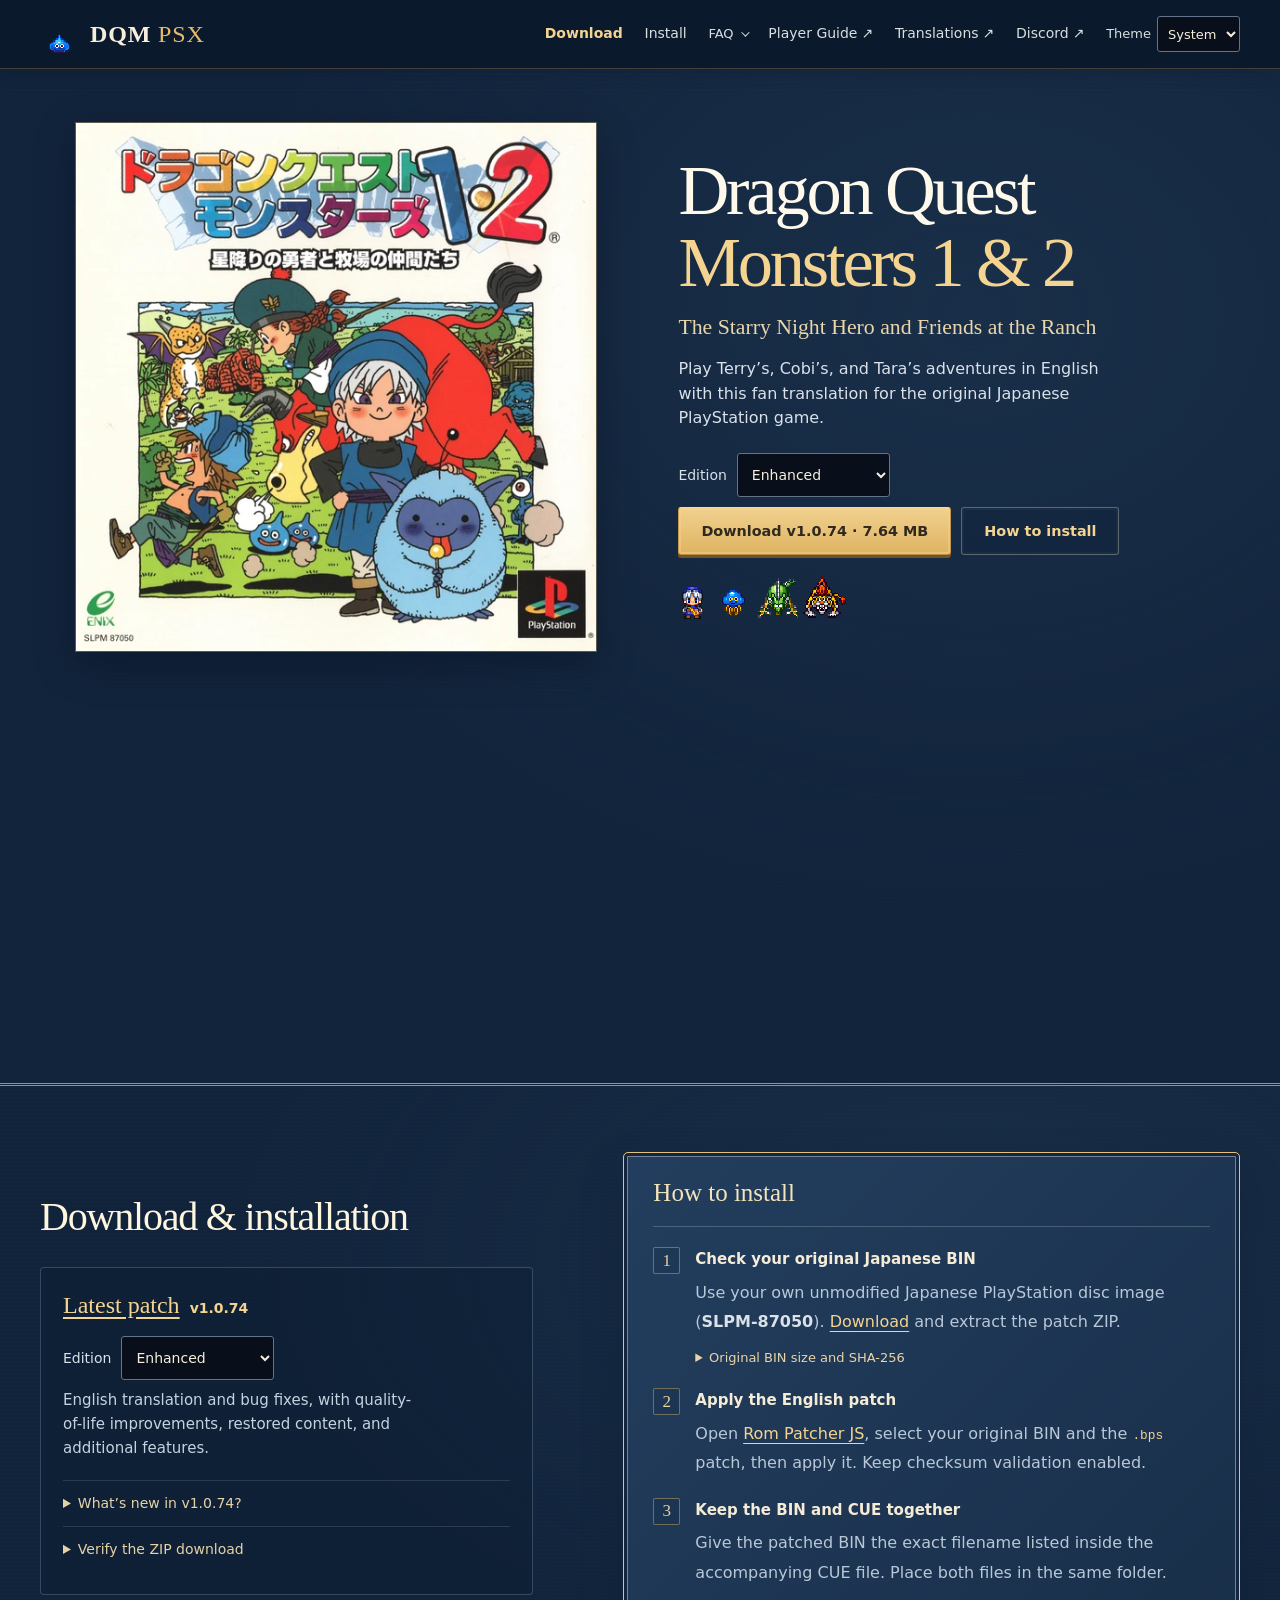
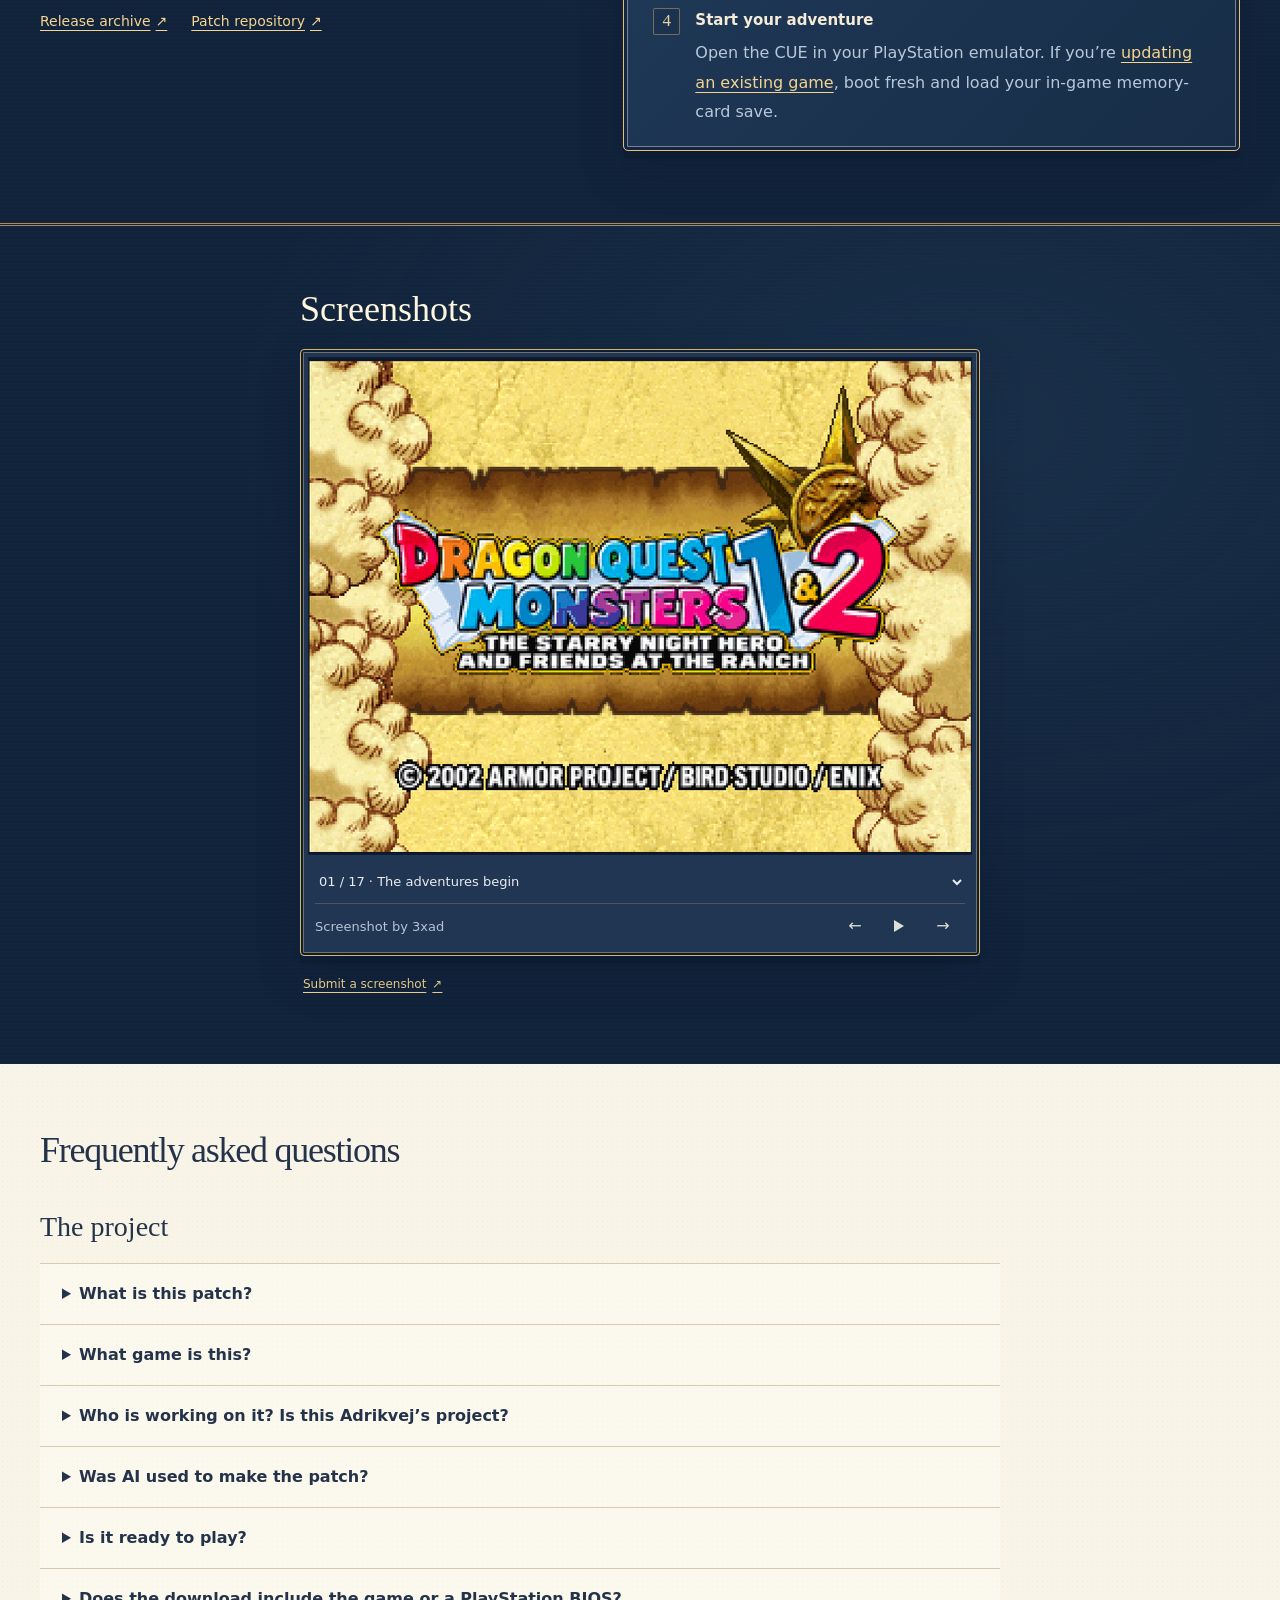
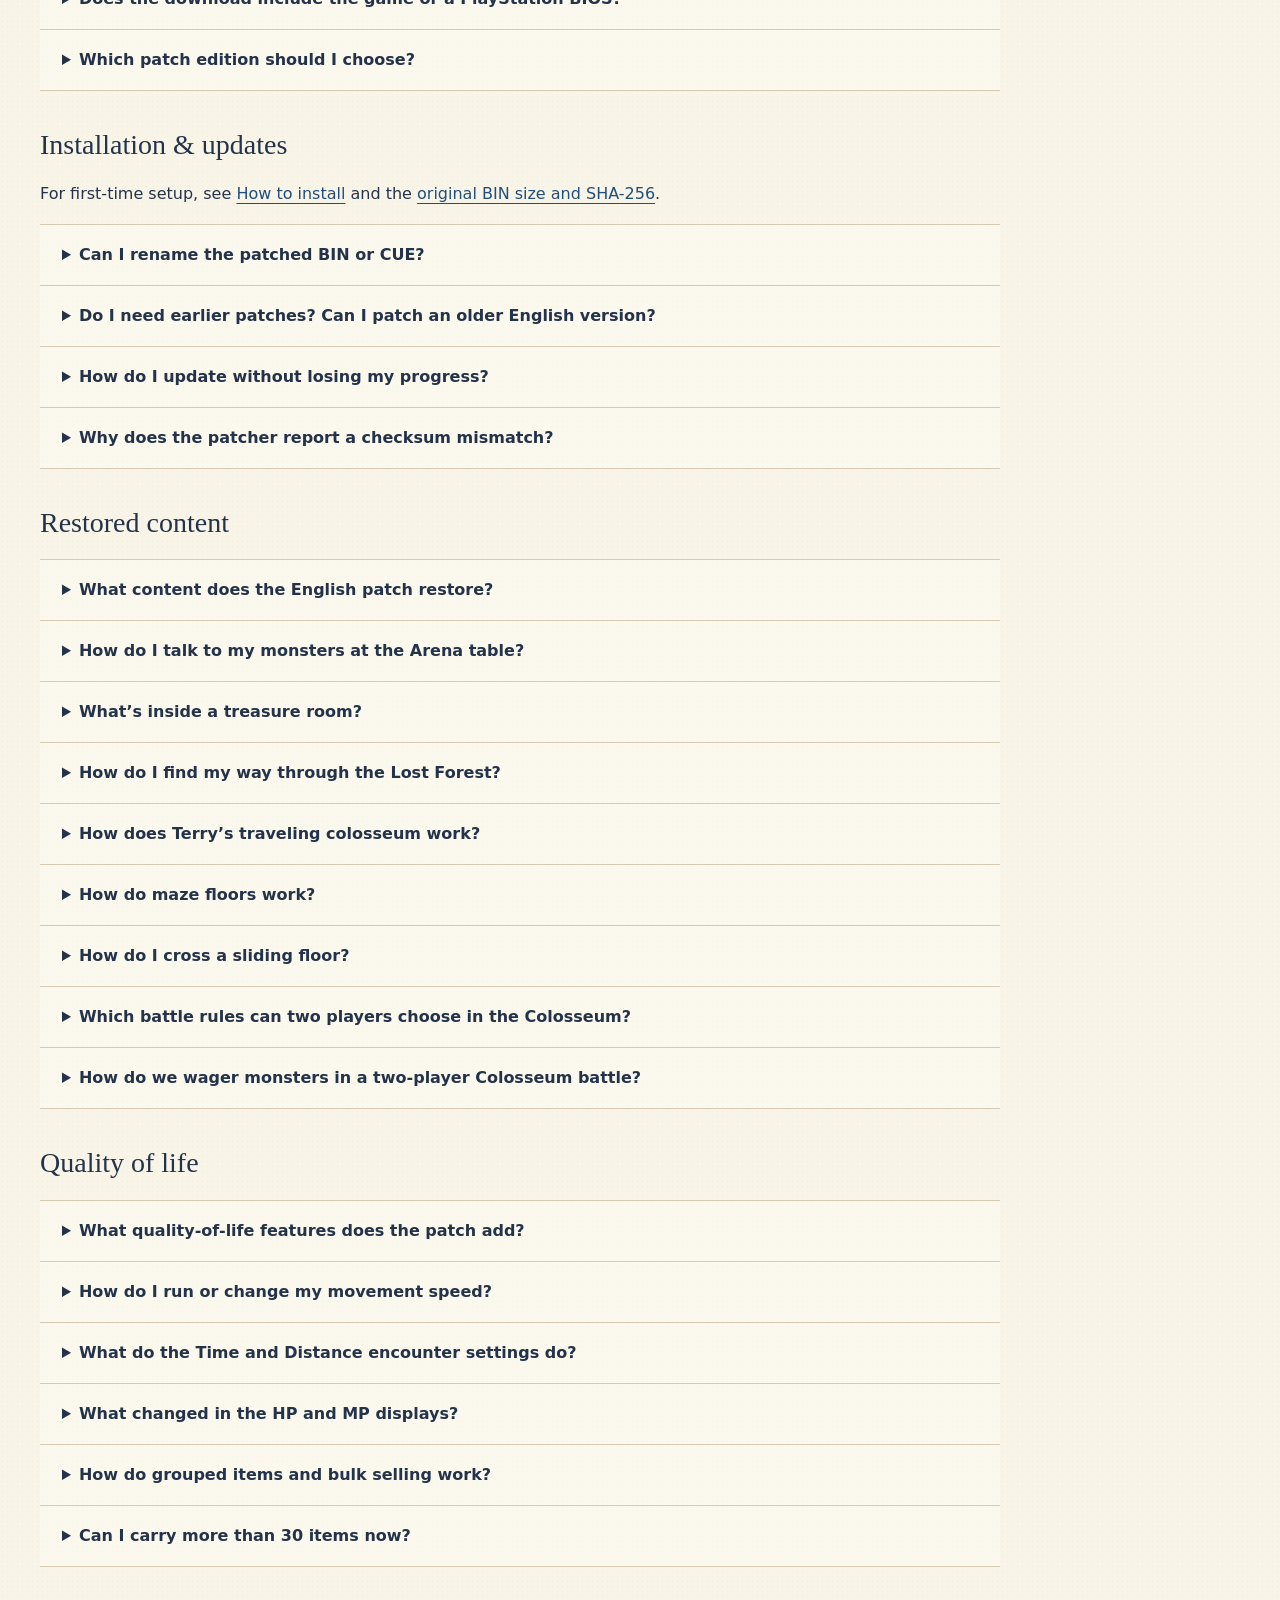
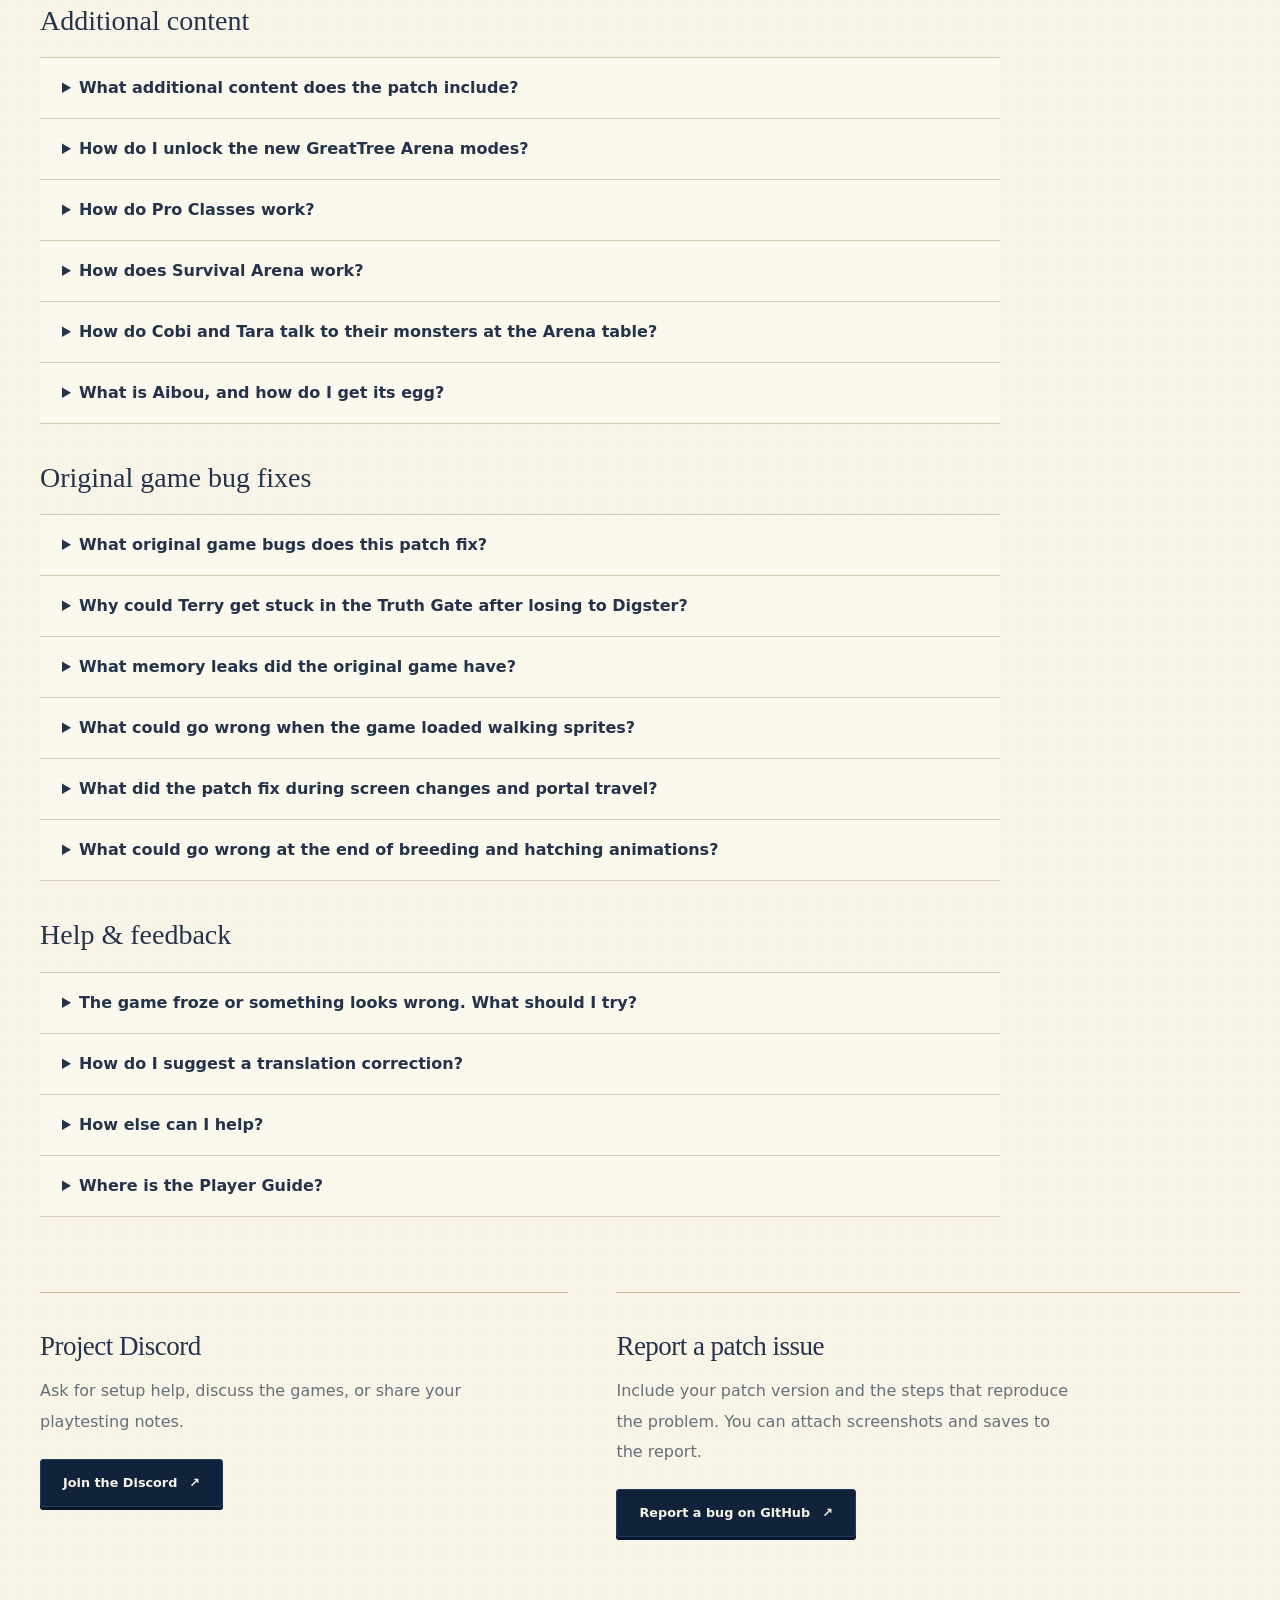
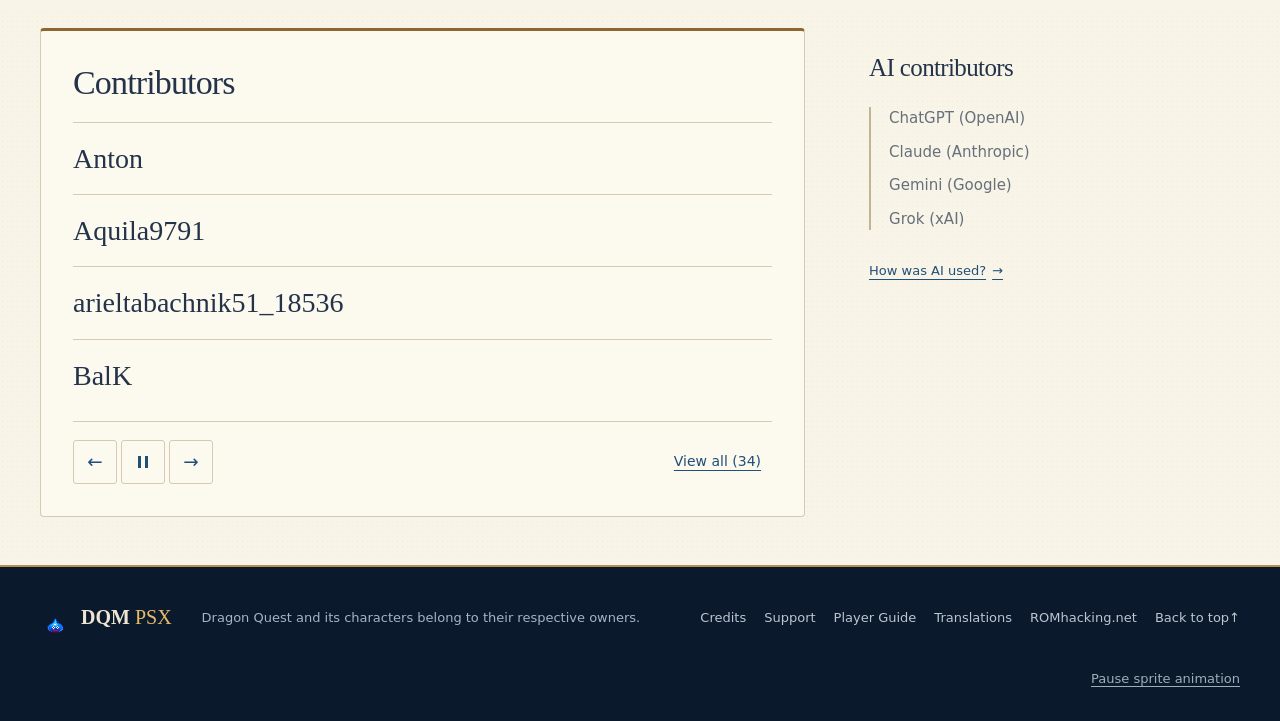
<file: index.html>
<!doctype html>
<html lang="en">
<head>
  <meta charset="utf-8">
  <meta name="viewport" content="width=device-width, initial-scale=1">
  <meta name="theme-color" content="#142844">
  <meta name="description" content="Download the English fan translation of Dragon Quest Monsters 1 &amp; 2 for PlayStation. Get the latest patch, installation instructions, screenshots, and community support.">
  <title>DQM PSX · Dragon Quest Monsters 1 &amp; 2 English Patch</title>
  <link rel="canonical" href="https://dqm-psx.github.io/">
  <meta property="og:type" content="website">
  <meta property="og:title" content="DQM PSX · Dragon Quest Monsters 1 &amp; 2 English Patch">
  <meta property="og:description" content="Play the Japan-only PlayStation adventures in English. Download the fan translation, follow the setup guide, and meet the community.">
  <meta property="og:url" content="https://dqm-psx.github.io/">
  <meta property="og:image" content="https://dqm-psx.github.io/assets/artwork/social-card.jpg">
  <meta property="og:image:alt" content="Japanese PlayStation cover art for Dragon Quest Monsters 1 &amp; 2 alongside the English patch title">
  <meta property="og:image:width" content="1200">
  <meta property="og:image:height" content="630">
  <meta name="twitter:card" content="summary_large_image">
  <link rel="icon" href="assets/artwork/favicon.png" type="image/png">
  <link rel="apple-touch-icon" href="assets/artwork/apple-touch-icon.png">
  <script src="theme.js"></script>
  <link rel="stylesheet" href="theme.css?v=20261107">
  <link rel="stylesheet" href="homepage.css?v=20261107">
  <script src="gallery-data.js?v=20261107" defer></script>
  <script src="homepage.js?v=20261107" defer></script>
</head>
<body>
  <a class="skip-link" href="#main">Skip to content</a>
  <header class="site-header">
    <div class="container header-inner">
      <a class="wordmark" href="#" aria-label="DQM PSX home">
        <img class="pixel" src="assets/slime-walk-still.png" data-animated-src="assets/slime-walk.gif" width="40" height="40" alt="">
        <span>DQM <b>PSX</b></span>
      </a>
      <nav class="main-nav" aria-label="Main navigation">
        <a class="nav-download" href="#patches">Download</a>
        <button type="button" class="nav-toggle" aria-controls="nav-links" aria-expanded="false" hidden>Menu</button>
        <div class="nav-links" id="nav-links">
          <a href="#install">Install</a>
          <details class="nav-dropdown" id="faq-dropdown">
            <summary>FAQ</summary>
            <div class="faq-menu">
              <a href="#faq">All questions</a>
              <a href="#faq-project">The project</a>
              <a href="#faq-installation">Installation &amp; updates</a>
              <!-- feature-faq-nav:begin -->
              <a href="#faq-content">Restored content</a>
              <a href="#faq-quality">Quality of life</a>
              <a href="#faq-additions">Additional content</a>
              <a href="#faq-fixes">Original game bug fixes</a>
              <!-- feature-faq-nav:end -->
              <a href="#faq-help">Help &amp; feedback</a>
            </div>
          </details>
          <a href="https://dqm-psx.github.io/guide/">Player Guide <span aria-hidden="true">↗</span></a>
          <a href="https://dqm-psx.github.io/translations/">Translations <span aria-hidden="true">↗</span></a>
          <a href="https://discord.gg/6V9p6Y2pBt">Discord <span aria-hidden="true">↗</span></a>
          <label class="theme-picker" hidden>Theme
            <select id="theme-select">
              <option value="system">System</option>
              <option value="light">Light</option>
              <option value="dark">Dark</option>
            </select>
          </label>
        </div>
      </nav>
    </div>
  </header>

  <main id="main" tabindex="-1">
    <section class="hero cover-intro night-surface" id="cover-intro" aria-labelledby="hero-title">
      <div class="container cover-sticky">
        <figure class="cover-reveal" role="img" aria-label="Original Japanese PlayStation cover of Dragon Quest Monsters 1 &amp; 2. Scroll to reveal the English fan title.">
          <img class="cover-print" src="assets/artwork/cover-japanese-560.webp" srcset="assets/artwork/cover-japanese-560.webp 560w, assets/artwork/cover-japanese-1120.webp 1120w" sizes="(max-width: 720px) min(85vw, 36svh), (max-width: 1100px) 44vw, 520px" width="1120" height="1137" alt="" fetchpriority="high">
          <img class="cover-english" src="assets/artwork/cover-english-overlay-560.webp" srcset="assets/artwork/cover-english-overlay-560.webp 560w, assets/artwork/cover-english-overlay-1120.webp 1120w" sizes="(max-width: 720px) min(85vw, 36svh), (max-width: 1100px) 44vw, 520px" width="1120" height="336" alt="" decoding="async">
        </figure>
        <div class="hero-copy">
          <h1 id="hero-title">Dragon Quest <span>Monsters <em>1 &amp; 2</em></span></h1>
          <p class="hero-subtitle">The Starry Night Hero and Friends at the Ranch</p>
          <p class="hero-description">Play Terry’s, Cobi’s, and Tara’s adventures in English with this fan translation for the original Japanese PlayStation game.</p>
          <div class="button-row">
            <!-- hero-download:begin -->
            <div class="edition-picker" hidden><label for="hero-edition">Edition</label><select id="hero-edition" data-edition-select data-version="1.0.74"><option value="enhanced" data-href="https://github.com/dqm-psx/patch/releases/download/v1.0.74/DQM1-2-English-v1.0.74-enhanced.zip" data-filename="" data-description="English translation and bug fixes, with quality-of-life improvements, restored content, and additional features." data-bytes="7641981" data-sha256="8ff3ec16f0eb78281c6718aaf96fd0dc59035a40f0cfe0a3a501a46df9ba1017" selected>Enhanced</option><option value="translation-only" data-href="https://github.com/dqm-psx/patch/releases/download/v1.0.74/DQM1-2-English-v1.0.74-translation-only.zip" data-filename="" data-description="English translation and bug fixes. Additional features, quality-of-life improvements, and restored content are exclusive to Enhanced." data-bytes="7543470" data-sha256="92e03a29c4e0e29353615219269a78b9891d06e4ce66aea113cdbb9ba7447415">Translation only</option></select></div>
            <a id="download" class="button button-gold" data-edition-download href="https://github.com/dqm-psx/patch/releases/download/v1.0.74/DQM1-2-English-v1.0.74-enhanced.zip">Download v1.0.74 · 7.64 MB</a>
            <a class="edition-fallback" data-edition-fallback href="https://github.com/dqm-psx/patch/releases/download/v1.0.74/DQM1-2-English-v1.0.74-translation-only.zip">Translation only · 7.54 MB</a>
            <!-- hero-download:end -->
            <a class="button button-outline" href="#install">How to install</a>
          </div>
          <div class="hero-party">
            <div class="party-sprites" aria-hidden="true">
              <img class="pixel animated-sprite party-terry" src="assets/terry-still.png" data-animated-src="assets/terry.gif" width="28" height="44" alt="">
              <img class="pixel animated-sprite" src="assets/healslime-walk-still.png" data-animated-src="assets/healslime-walk.gif" width="44" height="44" alt="">
              <img class="pixel animated-sprite" src="assets/dragon-walk-still.png" data-animated-src="assets/dragon-walk.gif" width="44" height="44" alt="">
              <img class="pixel animated-sprite" src="assets/sabrecat-walk-still.png" data-animated-src="assets/sabrecat-walk.gif" width="44" height="44" alt="">
            </div>
          </div>
        </div>
      </div>
    </section>

    <section id="patches" class="patch-section night-surface" aria-labelledby="patch-title">
      <div class="container patch-grid">
        <div class="patch-intro">
          <!-- release:begin -->
          <h2 id="patch-title">Download &amp; installation</h2>
          <article class="release-download" aria-labelledby="release-title">
            <div class="release-heading">
              <h3 id="release-title"><a data-edition-download href="https://github.com/dqm-psx/patch/releases/download/v1.0.74/DQM1-2-English-v1.0.74-enhanced.zip">Latest patch</a> <span class="release-version">v1.0.74</span></h3>
              <div class="edition-picker" hidden><label for="release-edition">Edition</label><select id="release-edition" data-edition-select data-version="1.0.74"><option value="enhanced" data-href="https://github.com/dqm-psx/patch/releases/download/v1.0.74/DQM1-2-English-v1.0.74-enhanced.zip" data-filename="" data-description="English translation and bug fixes, with quality-of-life improvements, restored content, and additional features." data-bytes="7641981" data-sha256="8ff3ec16f0eb78281c6718aaf96fd0dc59035a40f0cfe0a3a501a46df9ba1017" selected>Enhanced</option><option value="translation-only" data-href="https://github.com/dqm-psx/patch/releases/download/v1.0.74/DQM1-2-English-v1.0.74-translation-only.zip" data-filename="" data-description="English translation and bug fixes. Additional features, quality-of-life improvements, and restored content are exclusive to Enhanced." data-bytes="7543470" data-sha256="92e03a29c4e0e29353615219269a78b9891d06e4ce66aea113cdbb9ba7447415">Translation only</option></select></div>
              <p id="edition-description">English translation and bug fixes, with quality-of-life improvements, restored content, and additional features.</p>
            </div>
            <details id="release-notes" class="release-notes"><summary>What’s new in v1.0.74?</summary><ul><li>Enhanced and Translation only are now available, using the same English wording, fonts, and bug fixes.</li><li>Revised English dialogue, monster names, and other wording following community review.</li><li>Restored rarity stars in the monster library’s detail display.</li><li>GreatTree Arena: unlock class replays, Pro Classes, and Survival by winning the Monster Elder’s revenge match.</li><li>GreatLog: Cobi and Tara can talk with their party monsters at the Arena table.</li><li>Aibou eggs: obtain the mobile-service exclusive offline through a new Medal Man exchange in all three adventures.</li></ul><p><a href="https://github.com/dqm-psx/patch/releases/tag/v1.0.74">View release on GitHub</a></p></details>
            <details class="release-notes"><summary>Verify the ZIP download</summary><p id="edition-checksum-label">SHA-256 · 7,641,981 bytes</p><code id="edition-checksum" class="file-hash">8ff3ec16f0eb78281c6718aaf96fd0dc59035a40f0cfe0a3a501a46df9ba1017</code></details>
          </article>
          <!-- release:end -->
          <div class="release-links">
            <a href="https://github.com/dqm-psx/patch/releases">Release archive <span aria-hidden="true">↗</span></a>
            <a href="https://github.com/dqm-psx/patch">Patch repository <span aria-hidden="true">↗</span></a>
          </div>
        </div>
        <div class="install-panel menu-panel" id="install">
          <div class="panel-heading"><h3>How to install</h3></div>
          <ol class="install-steps">
            <li><span class="step-number" aria-hidden="true">1</span><div><h4>Check your original Japanese BIN</h4><p>Use your own unmodified Japanese PlayStation disc image (<strong>SLPM-87050</strong>).
                <!-- install-download:begin -->
                <a data-edition-download href="https://github.com/dqm-psx/patch/releases/download/v1.0.74/DQM1-2-English-v1.0.74-enhanced.zip">Download</a>
                <!-- install-download:end -->
                and extract the patch ZIP.</p>
              <details class="source-check" id="source-image"><summary>Original BIN size and SHA-256</summary><div><p><strong>260,975,568 bytes</strong></p><code class="file-hash">a1217657786430ac1c3ad71f16cdadb65d47b0df9a7e30278900651c1f1eec29</code></div></details></div></li>
            <li><span class="step-number" aria-hidden="true">2</span><div><h4>Apply the English patch</h4><p>Open <a href="https://www.marcrobledo.com/RomPatcher.js/">Rom Patcher JS</a>, select your original BIN and the <code>.bps</code> patch, then apply it. Keep checksum validation enabled.</p></div></li>
            <li><span class="step-number" aria-hidden="true">3</span><div><h4>Keep the BIN and CUE together</h4><p>Give the patched BIN the exact filename listed inside the accompanying CUE file. Place both files in the same folder.</p></div></li>
            <li><span class="step-number" aria-hidden="true">4</span><div><h4>Start your adventure</h4><p>Open the CUE in your PlayStation emulator. If you’re <a href="#updating-your-patch">updating an existing game</a>, boot fresh and load your in-game memory-card save.</p></div></li>
          </ol>
        </div>
      </div>
    </section>

    <section class="gallery-section night-surface" aria-labelledby="gallery-title">
      <div class="container gallery-inner">
        <h2 id="gallery-title">Screenshots</h2>
        <div class="gallery-view" id="screenshot-gallery" role="region" aria-roledescription="carousel" aria-label="Game screenshots">
          <div class="screenshot-frame">
            <div class="screenshot-stage" id="screenshot-stage" aria-busy="false">
              <img id="featured-screen" src="assets/screenshots/3xad-title-screen-game.webp" width="673" height="500" alt="A multicolored Dragon Quest Monsters 1 &amp; 2 logo sits on a parchment scroll above the English subtitle, The Starry Night Hero and Friends at the Ranch." decoding="async">
              <div class="screenshot-loading" id="screenshot-loading" hidden>Loading screenshot…</div>
            </div>
            <div class="screenshot-footer">
              <p class="screen-caption" id="screen-caption">The adventures begin</p>
              <div class="scene-picker" id="scene-controls" hidden>
                <select class="scene-select" id="scene-select" aria-label="Choose a screenshot" aria-controls="screenshot-stage"></select>
                <div class="scene-navigation" role="group" aria-label="Screenshot controls">
                  <button class="scene-button" id="scene-previous" type="button" aria-label="Previous screenshot" title="Previous screenshot" aria-controls="screenshot-stage">←</button>
                  <button class="scene-button" id="scene-pause" type="button" aria-label="Pause slideshow" title="Pause slideshow" aria-controls="screenshot-stage"><span class="pause-icon" aria-hidden="true"></span></button>
                  <button class="scene-button" id="scene-next" type="button" aria-label="Next screenshot" title="Next screenshot" aria-controls="screenshot-stage">→</button>
                </div>
              </div>
              <p class="screen-credit" id="screen-credit">Screenshot by 3xad</p>
              <p class="screenshot-status visually-hidden" id="screenshot-status" role="status" aria-live="polite"></p>
            </div>
          </div>
          <p class="screenshot-submission"><a href="https://github.com/dqm-psx/dqm-psx.github.io/issues/new?template=screenshot.yml" target="_blank" rel="noopener noreferrer">Submit a screenshot <span aria-hidden="true">↗</span></a></p>
        </div>
      </div>
    </section>

    <section id="faq" class="faq-section paper-surface" aria-labelledby="faq-title">
      <div class="container">
        <div class="section-heading"><h2 id="faq-title">Frequently asked questions</h2></div>

        <section id="faq-project" class="faq-group" aria-labelledby="faq-project-title">
          <h3 id="faq-project-title">The project</h3>
          <details id="the-patch">
            <summary>What is this patch?</summary>
            <div class="faq-answer"><p>This is an unofficial English fan translation patch for the Japanese PlayStation release of <em>Dragon Quest Monsters 1 &amp; 2: The Starry Night Hero and Friends at the Ranch</em>. It covers Terry’s, Cobi’s, and Tara’s adventures.</p></div>
          </details>
          <details id="the-game">
            <summary>What game is this?</summary>
            <div class="faq-answer">
              <p><a href="https://www.dragonquest.jp/products/list/device/videogame/page/17/base/13/">Released in Japan on <time datetime="2002-05-30">May 30, 2002</time></a> as <span lang="ja">ドラゴンクエストモンスターズ1・2 星降りの勇者と牧場の仲間たち</span>, <a href="https://blog.ja.playstation.com/?p=278297"><em>Dragon Quest Monsters 1 &amp; 2</em></a> remakes the first two Game Boy adventures (<em>Dragon Warrior Monsters</em> and <em>Dragon Warrior Monsters 2</em>) in one PlayStation collection. It includes Terry’s story and both Cobi’s and Tara’s journeys, with richer pixel art, animated battles, and updated sound.</p>
              <p>Recruit monsters, raise a party, and breed new companions who inherit their parents’ abilities. Explore strange worlds through Travelers’ Gates and mysterious keys. The PlayStation collection was released only in Japanese, leaving English-speaking fans hoping for a translation. Thanks to community effort, an English translation patch is now available. Many thanks to <a href="https://www.woodus.com/forums/topic/22726-dragon-quest-monsters-12-psx-translation-progress/">Kingcom and Tom</a>, whose incredible early hacking and translation efforts inspired this project.</p>
            </div>
          </details>
          <details id="translation-team">
            <summary>Who is working on it? Is this Adrikvej’s project?</summary>
            <div class="faq-answer"><p>This project was started by diethylpentane (3xad). It is a separate project from Adrikvej’s translation.</p><p>Nejimakipiyo, who also worked on <em>DQM: Delocalized</em> for Game Boy, is helping refine the translation. Community playtesting, reports, and suggestions continue to improve the patch. You can propose corrections through the <a href="https://dqm-psx.github.io/translations/">translation comparison</a>.</p></div>
          </details>
          <details id="ai-assistance">
            <summary>Was AI used to make the patch?</summary>
            <div class="faq-answer"><p>Yes. Most of the AI assistance came from Astra (ChatGPT), with help from Claude (Opus and Fable) and Grok. Google Gemini helped answer questions during development. Translation review and playtesting continue, and players can <a href="#translation-corrections">suggest corrections</a>.</p></div>
          </details>
          <details id="ready-to-play">
            <summary>Is it ready to play?</summary>
            <div class="faq-answer"><p>Yes. Several players have completed Terry’s adventure, and players have reported success on a range of devices and emulators. Testing of all three campaigns and different setups continues.</p></div>
          </details>
          <details id="game-and-bios">
            <summary>Does the download include the game or a PlayStation BIOS?</summary>
            <div class="faq-answer"><p>No. The package contains the patch, its matching CUE file, and a README. You need your own original game image and any BIOS required by your emulator.</p></div>
          </details>
          <!-- editions-faq:begin -->
          <details id="patch-editions">
            <summary>Which patch edition should I choose?</summary>
            <div class="faq-answer"><ul><li><strong>Enhanced</strong> — English translation and bug fixes, with quality-of-life improvements, restored content, and additional features.</li><li><strong>Translation only</strong> — English translation and bug fixes. Additional features, quality-of-life improvements, and restored content are exclusive to Enhanced.</li></ul><p>Choose an edition beside the download. Both packages apply directly to the original Japanese BIN. The answers below explain the features available across the project.</p></div>
          </details>
          <!-- editions-faq:end -->
        </section>

        <section id="faq-installation" class="faq-group" aria-labelledby="faq-installation-title">
          <h3 id="faq-installation-title">Installation &amp; updates</h3>
          <p class="faq-intro">For first-time setup, see <a href="#install">How to install</a> and the <a href="#source-image">original BIN size and SHA-256</a>.</p>
          <details id="renaming-disc-files">
            <summary>Can I rename the patched BIN or CUE?</summary>
            <div class="faq-answer"><p>Yes. The CUE’s own filename can differ from the BIN’s, but the quoted filename on its <code>FILE</code> line must exactly match your BIN’s filename, including <code>.bin</code>.</p><p>For example, if you rename the patched image to <code>DQM-English.bin</code>, edit that line in the CUE to:</p><pre><code>FILE "DQM-English.bin" BINARY</code></pre><p>Leave the other CUE lines unchanged and keep both files in the same folder. Save the text file with a <code>.cue</code> extension, not <code>.cue.txt</code>, then open the CUE.</p></div>
          </details>
          <details id="earlier-patches">
            <summary>Do I need earlier patches? Can I patch an older English version?</summary>
            <div class="faq-answer"><p>No earlier patches are needed. Each release applies directly to the clean Japanese BIN and includes the earlier translation work and fixes. Do not stack patches or apply a new patch to an already translated image.</p></div>
          </details>
          <details id="updating-your-patch">
            <summary>How do I update without losing my progress?</summary>
            <div class="faq-answer"><ol><li>Back up your memory-card saves.</li><li>Apply the new patch to the original Japanese BIN to make a new translated image.</li><li>Boot that image fresh through its matching CUE.</li><li>Load your normal in-game memory-card save.</li></ol><p>Avoid loading save states from another patch version: they can restore old game code and bring old bugs back. A memory-card save carries your game progress without restoring that old running state.</p></div>
          </details>
          <details id="checksum-mismatch">
            <summary>Why does the patcher report a checksum mismatch?</summary>
            <div class="faq-answer"><p>Compare your Japanese BIN with the <a href="#source-image">original disc image size and SHA-256</a>. Use the clean Japanese image and the BPS file extracted from the ZIP. Keep checksum validation enabled and resolve the mismatch before patching.</p></div>
          </details>
        </section>

        <!-- feature-faq:begin -->
        <section id="faq-content" class="faq-group" aria-labelledby="faq-content-title">
          <h3 id="faq-content-title">Restored content</h3>
          <details id="restored-content">
            <summary>What content does the English patch restore?</summary>
            <div class="faq-answer"><p>The original Japanese PlayStation disc still contains dialogue, maps, and menu code for features that were cut or left unfinished. The patch makes those features playable again, using the Game Boy games as a reference where behavior was missing. Some details, including how often special floors appear, were reconstructed for the patch.</p><ul><li>In Terry’s Arena, you can have <a href="#monster-conversations">table conversations with your party monsters</a>.</li><li>Terry’s Travelers’ Gates can lead to five special floors: <a href="#treasure-rooms">treasure rooms with Mimics</a>, the <a href="#lost-forest">Lost Forest</a>, the <a href="#traveling-colosseum">traveling colosseum</a>, <a href="#maze-floors">mazes</a>, and <a href="#sliding-floors">sliding floors</a>.</li><li>In the title-screen Colosseum, two players can <a href="#colosseum-rules">choose their battle rules</a> and <a href="#colosseum-wagers">wager farm monsters</a>.</li></ul></div>
          </details>
          <details id="monster-conversations">
            <summary>How do I talk to my monsters at the Arena table?</summary>
            <div class="faq-answer"><p>The Japanese disc contains 112 table conversations. The patch restores the seating interaction and matches each monster’s lines to its personality.</p><p>In Terry’s Arena dining room, bring one to three living, visible party monsters to the right-hand table. Walk onto the stool on its east side to sit down.</p><ul><li><strong>Up, Left, or Down</strong> selects the monster to the north, west, or south.</li><li><strong>Confirm/Talk</strong> starts the conversation.</li><li><strong>Cancel or Right</strong> makes Terry stand up.</li></ul><p>Revive fallen party members before sitting down. To sit again, step off the stool first.</p></div>
          </details>
          <details id="treasure-rooms">
            <summary>What’s inside a treasure room?</summary>
            <div class="faq-answer"><p>Terry finds a room full of chests. One holds an item. Each of the others is a Mimic that attacks when you open its chest. You can leave through the exit whenever you’re ready to continue.</p></div>
          </details>
          <details id="lost-forest">
            <summary>How do I find my way through the Lost Forest?</summary>
            <div class="faq-answer"><p>The forest has five connected clearings. Paths at their edges can lead back to a clearing you’ve already visited. Keep track of the openings you’ve tried and take a different path when you loop back, until you find the way down.</p></div>
          </details>
          <details id="traveling-colosseum">
            <summary>How does Terry’s traveling colosseum work?</summary>
            <div class="faq-answer"><p>This is an arena inside a Travelers’ Gate. Win the opening three battles and you’ll be offered another three for a named item. Choose <strong>Yes</strong> to fight for that prize or <strong>No</strong> to finish.</p><p>Leave through the <strong>north door</strong>. If your bag was full when you earned a prize, make room and return to that door to collect it. Travel Bookmark cannot be used inside the arena.</p></div>
          </details>
          <details id="maze-floors">
            <summary>How do maze floors work?</summary>
            <div class="faq-answer"><p>Terry can encounter three maze layouts. Follow the corridors and backtrack at dead ends to find the way down to the next dungeon floor.</p></div>
          </details>
          <details id="sliding-floors">
            <summary>How do I cross a sliding floor?</summary>
            <div class="faq-answer"><p>Step onto an arrow tile and it carries Terry in the direction it points. Follow the arrows ahead to see where they’ll send you, then choose where to step on. You regain control on ordinary ground and can line up your next slide toward the exit.</p></div>
          </details>
          <details id="colosseum-rules">
            <summary>Which battle rules can two players choose in the Colosseum?</summary>
            <div class="faq-answer"><p>The Japanese game already had two-player battles, but entering the Colosseum skipped the rule menus. The patch restores those menus. Open <strong>Colosseum</strong> from the title screen and choose <strong>Free Battle</strong>, <strong>Enix Rules</strong>, or <strong>Local Rules</strong>.</p><p>Local Rules lets you set skill restrictions, total or individual level limits, allowed monster families, turns, the command timer, combos, and accessories. Set <strong>Turns to 0</strong> for no turn limit. You can also enable monster prizes here.</p><p class="faq-availability">Available since v1.0.73.</p></div>
          </details>
          <details id="colosseum-wagers">
            <summary>How do we wager monsters in a two-player Colosseum battle?</summary>
            <div class="faq-answer"><p>The Japanese game retained the prize menus but never transferred the monster after a match. Since v1.0.73, you can turn on <strong>prizes</strong> under <strong>Local Rules</strong> in the title-screen Colosseum. Prizes are off by default.</p><p>Use saves from two different players and leave space on both farms. Each player can offer an awake farm monster outside their saved adventure party. Confirm the wager before battle. The winner keeps their own monster and receives the one the loser offered. On a draw, both players keep their monsters.</p><p><strong>A transfer saves both Adventure Logs.</strong> Back up both saves before you wager. Keep both memory cards inserted and the game running until both saves finish. If a card error occurs, choose <strong>Retry</strong>. Resetting or losing power between saves can lose the prize monster.</p></div>
          </details>
        </section>

        <section id="faq-quality" class="faq-group" aria-labelledby="faq-quality-title">
          <h3 id="faq-quality-title">Quality of life</h3>
          <details id="quality-of-life-features">
            <summary>What quality-of-life features does the patch add?</summary>
            <div class="faq-answer"><ul><li>Choose separate <a href="#movement-settings">walking and running speeds</a> of 1×, 2×, or 4×. You can hold R1 to run or press it to toggle.</li><li>Choose how running affects <a href="#encounter-rates">random encounters</a>. Keep roughly the usual number of battles per minute, or keep the usual rate per step.</li><li>See each party monster’s <a href="#hp-and-mp">current and maximum HP and MP</a> at a glance, with bars in the field and in battle.</li><li>Browse <a href="#grouped-inventory">duplicate items in a single row</a> with a quantity count, and sell several copies at once.</li></ul></div>
          </details>
          <details id="movement-settings">
            <summary>How do I run or change my movement speed?</summary>
            <div class="faq-answer"><p>Open <strong>Tactics → Movement</strong>, just below Text Speed, in Terry’s, Cobi’s, or Tara’s adventure. Available since v1.0.73, these settings let you choose <strong>1×, 2×, or 4×</strong> independently for Walk and R1. Walking defaults to 1×. Hold <strong>R1</strong> to run at 2×, or select Toggle to switch speeds each time you press R1.</p><p>Use <strong>Up/Down</strong> to select a setting and <strong>Left/Right</strong> to change it. <strong>Circle or Triangle</strong> applies changes; <strong>Cross</strong> cancels; <strong>Square</strong> cancels and closes the field menu.</p><p>Save normally to keep each adventure’s settings. Toggle stays active through doors, battles, and menus, but loading an adventure starts at Walk speed. Riding, sliding floors, and scripted movement keep their original controls.</p></div>
          </details>
          <details id="encounter-rates">
            <summary>What do the Time and Distance encounter settings do?</summary>
            <div class="faq-answer"><p>Under <strong>Tactics → Movement</strong>, <strong>Time</strong> is the default: it keeps roughly the usual number of encounters per minute of travel, even when running. <strong>Distance</strong> uses the normal encounter rate per step, so faster movement brings battles closer together in time.</p><p class="faq-availability">Available since v1.0.73.</p></div>
          </details>
          <details id="hp-and-mp">
            <summary>What changed in the HP and MP displays?</summary>
            <div class="faq-answer"><p>The field and combat displays have expanded HP/MP information, with current and maximum values and visual bars.</p></div>
          </details>
          <details id="grouped-inventory">
            <summary>How do grouped items and bulk selling work?</summary>
            <div class="faq-answer"><p>Duplicate items are grouped with quantities in the field item menu, battle item menu, and shop Sell menu.</p><p>To sell multiple copies of the same item, choose the quantity and confirm the sale. Using, discarding, or selling part of a stack keeps the remaining copies in the same inventory position.</p></div>
          </details>
          <details id="bag-capacity">
            <summary>Can I carry more than 30 items now?</summary>
            <div class="faq-answer"><p>The bag holds 30 items in total. Every copy counts toward that limit, including copies grouped into a single menu row.</p></div>
          </details>
        </section>

        <section id="faq-additions" class="faq-group" aria-labelledby="faq-additions-title">
          <h3 id="faq-additions-title">Additional content</h3>
          <details id="additional-content">
            <summary>What additional content does the patch include?</summary>
            <div class="faq-answer"><ul><li>After the Monster Elder's revenge match, Terry can return to the <a href="#greattree-arena">GreatTree Arena</a> for class replays, Pro Classes, and Survival.</li><li>Cobi and Tara can have <a href="#greatlog-monster-conversations">table conversations with their party monsters</a> in GreatLog.</li><li>All three adventures can earn an <a href="#aibou-egg">Aibou egg through the Medal Man</a>.</li></ul><p class="faq-availability">Available since v1.0.74.</p></div>
          </details>
          <details id="greattree-arena">
            <summary>How do I unlock the new GreatTree Arena modes?</summary>
            <div class="faq-answer"><p>In Terry’s <strong>Enhanced</strong> adventure, the Monster Elder fights you twice. Winning his <strong>second</strong> match unlocks the new Arena modes.</p><ol><li>Win the <strong>Starry Night Tournament</strong> and continue Terry’s adventure after the ending.</li><li>Go to the <strong>registration desk on the left</strong> in GreatTree Arena. The receptionist offers a mystery challenger. Choose <strong>Yes</strong> and defeat him. This is your first fight with the Monster Elder.</li><li>Speak to the Elder at the <strong>Starry Shrine</strong>, where you breed and hatch monsters. He talks about befriending all 312 species. That conversation is enough to open the rematch.</li><li>Return to the <strong>same Arena desk</strong>. This time the receptionist says the Elder wants revenge. Accept the challenge and defeat him again.</li></ol><p>Speak to the receptionist again and choose <strong>Replay a Class</strong>, <a href="#pro-classes">Pro Classes</a>, <a href="#survival-arena">Survival Arena</a>, or <strong>Elder Rematch</strong>. Save to your memory card to keep the unlock.</p><p>Replay a Class lets you revisit the three original battles in any class, including Starry Night. If you already beat the Elder twice on the Japanese game or an older patch, win his revenge match once in Enhanced to unlock these options on that save.</p><p class="faq-availability">Available since v1.0.74.</p></div>
          </details>
          <details id="pro-classes">
            <summary>How do Pro Classes work?</summary>
            <div class="faq-answer"><p>Choose <strong>Pro Classes</strong> at the GreatTree Arena desk after unlocking the postgame modes. All nine classes are available, from G through Starry Night. Choose a class and pay its displayed entry fee to fight three Masters.</p><p>Each Master draws a team of three from six possible monster species, so return visits can bring different teams. HP, MP, poison, and knockouts carry between bouts. Fleeing forfeits the entry. Win all three fights to receive a random class prize and return to reception.</p><p>Leave at least one free bag slot before entering, or two for Pro Starry Night. Higher classes offer stronger opponents and different prize pools.</p><p class="faq-availability">Available since v1.0.74.</p></div>
          </details>
          <details id="survival-arena">
            <summary>How does Survival Arena work?</summary>
            <div class="faq-answer"><p>Choose <strong>Survival Arena</strong> at GreatTree's registration desk after unlocking the postgame modes. The first lap runs through the nine original classes in order, for 27 consecutive battles ending with Milly. Current HP, MP, and knockouts carry between fights, and the run continues across class boundaries.</p><p>After every 27 wins, choose <strong>50,000 G</strong>, <strong>one item</strong>, <strong>one rare monster egg</strong>, or <strong>three Tiny Medals</strong>. Your wallet, bag, or farm must have room for the chosen prize. You can choose another reward if one will not fit.</p><p>After collecting a prize, retire or continue into another lap. Later laps draw different teams and raise enemy stats up to a cap. Losing, forfeiting, or retiring ends the run. Terry keeps prizes already collected, and the next run starts at Class G.</p><p class="faq-availability">Available since v1.0.74.</p></div>
          </details>
          <details id="greatlog-monster-conversations">
            <summary>How do Cobi and Tara talk to their monsters at the Arena table?</summary>
            <div class="faq-answer"><p>In GreatLog's arena lobby, use the lower table on the west side of the room. Bring one to three living, visible party monsters and walk onto the stool on the table's east side.</p><p>Use <strong>Up, Left, or Down</strong> to face a monster, then <strong>Confirm/Talk</strong> to start a conversation. After closing the dialogue, <strong>Cancel or Right</strong> makes Cobi or Tara stand up. Step away before sitting again.</p><p>This addition brings Terry's 112 personality-based monster conversations to both of the GreatLog adventures.</p><p class="faq-availability">Available since v1.0.74.</p></div>
          </details>
          <details id="aibou-egg">
            <summary>What is Aibou, and how do I get its egg?</summary>
            <div class="faq-answer"><p>The original Japanese game linked to <a href="https://www.jp.square-enix.com/dragonquest/psdqm12/psdqmimain/dqmi_top.html">Dragon Quest Monsters i</a> and its J-PHONE counterpart: mobile-phone games where players could raise monsters and transfer them to and from the PlayStation game. <a href="https://plaza.rakuten.co.jp/buchu/diary/201511270000/">Aibou could be brought over from the mobile game</a>. Those services have since closed, so that route is no longer available.</p><p>The patch gives this existing monster a new, offline way to join your party: an egg exchange with the Medal Man in Terry's, Cobi's, and Tara's adventures.</p><p>Collect the Medal Man's four milestone rewards to open his regular exchange. Once your monster book has <strong>312 registered species</strong> and he holds <strong>99 Tiny Medals</strong>, he offers an Aibou egg before the usual prize list. Leave a space on the farm and accept the offer to spend the medals.</p><p>Aibou is outside the 312 book entries, so you can complete the requirement before obtaining it. The egg hatches at level 1 with Aibou's native skills and a level cap of 99. You can earn another egg after refilling the Medal Man's balance.</p><p class="faq-availability">Available since v1.0.74.</p></div>
          </details>
        </section>

        <section id="faq-fixes" class="faq-group" aria-labelledby="faq-fixes-title">
          <h3 id="faq-fixes-title">Original game bug fixes</h3>
          <details id="original-game-bug-fixes">
            <summary>What original game bugs does this patch fix?</summary>
            <div class="faq-answer"><p>Both <strong>Enhanced</strong> and <strong>Translation only</strong> include these fixes for the original Japanese PlayStation game.</p><ul><li><a href="#truth-gate-fix">Truth Gate softlock</a> after losing to the guardian of the spring.</li><li><a href="#memory-leaks">Memory leaks</a> when loading scene graphics, characters, and sound.</li><li><a href="#walking-sprite-fix">Walking sprites</a> that could load with damaged graphics.</li><li><a href="#screen-transition-fix">Screen and portal transitions</a> that reused graphics memory before the last frame was drawn.</li><li><a href="#breeding-animation-fix">Breeding and hatching animations</a> that could discard data still in use.</li></ul></div>
          </details>
          <details id="truth-gate-fix">
            <summary>Why could Terry get stuck in the Truth Gate after losing to Digster?</summary>
            <div class="faq-answer"><p>Digster guards the spring at the end of Terry’s Truth Gate. In v1.0.74, you’ll see its name as <strong>Dungeon Shrimp</strong>. If you lost to it in the Japanese game and came back, the game could still treat the previous fight as underway. The guardian encounter would never start, and the room’s usual exit would never open.</p><p>With the patch, re-enter the spring room after a loss. You can challenge Digster again or use the room’s normal exit. If you already defeated the guardian, your victory still counts.</p></div>
          </details>
          <details id="memory-leaks">
            <summary>What memory leaks did the original game have?</summary>
            <div class="faq-answer"><p>When you left a scene or the music changed, the game could keep some old graphics or sound data in the PlayStation’s RAM. Over a play session, that left less room to load the next area or battle.</p><p>The patch releases old scene graphics, reuses the same buffer when loading character graphics, and frees sound data when tracks change or a sound load fails partway through.</p></div>
          </details>
          <details id="walking-sprite-fix">
            <summary>What could go wrong when the game loaded walking sprites?</summary>
            <div class="faq-answer"><p>When loading a walking sprite for an encounter, the game could reuse the memory holding its artwork before it had finished reading it. If other data landed there, the sprite could be drawn with the wrong pixels. The patch finishes reading the artwork before releasing that memory.</p></div>
          </details>
          <details id="screen-transition-fix">
            <summary>What did the patch fix during screen changes and portal travel?</summary>
            <div class="faq-answer"><p>The original game could start loading the next scene while the PlayStation was still drawing the last frame of the old one. A portal could also try to draw one extra frame after its animation had finished. The patch waits for the drawing to finish before reusing that memory and ends the portal animation while its graphics are still available.</p></div>
          </details>
          <details id="breeding-animation-fix">
            <summary>What could go wrong at the end of breeding and hatching animations?</summary>
            <div class="faq-answer"><p>After displaying an animation, the game could try to release the same artwork twice. If another part of the game had already reused that memory, the second cleanup could discard the newer data. The patch keeps track of which artwork it has released so that cleanup only frees data the animation still owns.</p></div>
          </details>
        </section>
        <!-- feature-faq:end -->

        <section id="faq-help" class="faq-group" aria-labelledby="faq-help-title">
          <h3 id="faq-help-title">Help &amp; feedback</h3>
          <details id="report-a-problem">
            <summary>The game froze or something looks wrong. What should I try?</summary>
            <div class="faq-answer">
              <p>Read the <a href="#release-notes">latest release notes</a>, confirm that you patched a clean Japanese BIN, then boot fresh and load an in-game memory-card save. Some area transitions take longer than in the Japanese game.</p>
              <p>If the problem repeats, check <a href="https://github.com/dqm-psx/patch/issues">existing patch issues</a>, then use the <a href="https://github.com/dqm-psx/patch/issues/new?template=bug-report.yml">bug report form</a>. Include your patch version, campaign, setup, and the steps that trigger the issue. A screenshot, a memory-card save just before the problem, or a save state from the affected patch version can help reproduce it.</p>
            </div>
          </details>
          <details id="translation-corrections">
            <summary>How do I suggest a translation correction?</summary>
            <div class="faq-answer"><p>Find the entry in the <a href="https://dqm-psx.github.io/translations/">translation comparison</a>, enter your proposed wording in <strong>Suggestions</strong>, and choose <strong>Submit on GitHub</strong>. Review the draft issue, explain your reasoning, and submit it with your GitHub account.</p><p>You can also share the exact wording, location, edition, and a screenshot in <a href="#community">the project Discord</a>.</p></div>
          </details>
          <details id="helping-out">
            <summary>How else can I help?</summary>
            <div class="faq-answer"><p>Playtest Terry’s, Cobi’s, or Tara’s adventure, share a reproducible bug or wording suggestion, or test a new patch to check whether it resolves an issue you reported. You can also <a href="https://github.com/dqm-psx/dqm-psx.github.io/issues/new?template=screenshot.yml">submit a screenshot for the gallery</a>.</p></div>
          </details>
          <details id="breeding-guide">
            <summary>Where is the Player Guide?</summary>
            <div class="faq-answer"><p>The <a href="https://dqm-psx.github.io/guide/">Player Guide</a> has walkthroughs, maps, monster profiles and breeding tools for the English patch.</p></div>
          </details>
        </section>
      </div>
    </section>


    <section id="community" class="community-section paper-surface" aria-label="Community and support">
      <div class="container community-grid">
        <article class="community-card">
          <h2>Project Discord</h2>
          <p>Ask for setup help, discuss the games, or share your playtesting notes.</p>
          <a class="button button-blue" href="https://discord.gg/6V9p6Y2pBt">Join the Discord <span aria-hidden="true">↗</span></a>
        </article>
        <article class="community-card">
          <h2>Report a patch issue</h2>
          <p>Include your patch version and the steps that reproduce the problem. You can attach screenshots and saves to the report.</p>
          <a class="button button-blue" id="report-issue" href="https://github.com/dqm-psx/patch/issues/new?template=bug-report.yml">Report a bug on GitHub <span aria-hidden="true">↗</span></a>
        </article>
      </div>
    </section>

    <section id="about" class="about-section paper-surface" aria-labelledby="about-title">
      <div class="container">
        <h2 id="about-title" class="visually-hidden">Project credits</h2>
        <div class="credits-layout">
          <section id="contributor-panel" aria-labelledby="contributor-title">
            <h3 id="contributor-title">Contributors</h3>
            <div class="contributors-viewport" id="contributors-viewport" role="region" aria-label="Contributor names">
              <ul class="contributor-list" id="contributor-list">
                <!-- contributors:begin -->
                <li>Anton</li>
                <li>Aquila9791</li>
                <li>arieltabachnik51_18536</li>
                <li>BalK</li>
                <li>Cats4gold</li>
                <li>cheeseking</li>
                <li>DeeDubz90</li>
                <li>Dragon king</li>
                <li>Dsylexia</li>
                <li>Feliz</li>
                <li>gollum_007</li>
                <li>Guerric Samples</li>
                <li>ILoveTranslations</li>
                <li>jonnyblues</li>
                <li>Kev22nd</li>
                <li>Larkas</li>
                <li>lordelan</li>
                <li>Lori</li>
                <li>Nejimakipiyo</li>
                <li>Nelin</li>
                <li>nextlvlroy</li>
                <li>nope</li>
                <li>pk87</li>
                <li>PkmnTrainerAbram</li>
                <li>Schnaki</li>
                <li>Shantak</li>
                <li>Spooky Dracky</li>
                <li>stepphone</li>
                <li>Suppi</li>
                <li>tramiam</li>
                <li>Valkristh</li>
                <li>Wingforth</li>
                <li>Zap Blaze</li>
                <li>_Zev</li>
                <!-- contributors:end -->
              </ul>
            </div>
            <div class="contributor-controls" id="contributor-controls" hidden>
              <div class="contributor-navigation" id="contributor-navigation">
                <button type="button" id="contributors-prev" aria-label="Previous contributors" title="Previous contributors" aria-controls="contributor-list">←</button>
                <button type="button" id="contributors-pause" aria-label="Pause contributor rotation" title="Pause contributor rotation" aria-controls="contributor-list"><span class="pause-icon" aria-hidden="true"></span></button>
                <button type="button" id="contributors-next" aria-label="Next contributors" title="Next contributors" aria-controls="contributor-list">→</button>
              </div>
              <button type="button" class="contributors-view-all" id="contributors-view-all" aria-expanded="false" aria-controls="contributor-list">View all</button>
            </div>
            <span class="visually-hidden" id="contributor-announcement" role="status"></span>
          </section>
          <section id="ai-contributors" class="ai-credits" aria-labelledby="ai-contributor-title">
            <h3 id="ai-contributor-title">AI contributors</h3>
            <ul class="ai-contributor-list">
                <!-- ai-contributors:begin -->
                <li>ChatGPT (OpenAI)</li>
                <li>Claude (Anthropic)</li>
                <li>Gemini (Google)</li>
                <li>Grok (xAI)</li>
                <!-- ai-contributors:end -->
            </ul>
            <a class="ai-credit-details" href="#ai-assistance">How was AI used? <span aria-hidden="true">→</span></a>
          </section>
        </div>
      </div>
    </section>
  </main>

  <footer class="site-footer">
    <div class="container footer-inner">
      <div class="footer-brand"><img class="pixel" src="assets/slime-walk-still.png" data-animated-src="assets/slime-walk.gif" width="32" height="32" alt=""><span>DQM <b>PSX</b></span></div>
      <p>Dragon Quest and its characters belong to their respective owners.</p>
      <div class="footer-links" id="resources">
        <a href="#about">Credits</a>
        <a href="#community">Support</a>
        <a href="https://dqm-psx.github.io/guide/">Player Guide</a>
        <a href="https://dqm-psx.github.io/translations/">Translations</a>
        <a href="https://www.romhacking.net/translations/7734/">ROMhacking.net</a>
        <a href="#">Back to top <span aria-hidden="true">↑</span></a>
      </div>
      <button class="motion-toggle" id="motion-toggle" type="button" hidden>Pause sprite animation</button>
    </div>
  </footer>
</body>
</html>
</file>
<file: theme.css>
/* Shared foundations for the DQM PSX homepage and future reference pages. */
:root {
  color-scheme: light dark;
  --night: light-dark(#11233b, #0c1929);
  --night-raised: light-dark(#1b3554, #223950);
  --night-deep: light-dark(#0b192c, #080f1b);
  --ink: light-dark(#24334a, #e4e9ed);
  --muted: light-dark(#66707b, #b6c2ce);
  --paper: light-dark(#f8f4e8, #17232e);
  --paper-raised: light-dark(#fffdf5, #243444);
  --paper-inset: light-dark(#eae2d0, #111b26);
  --paper-line: light-dark(#d6cbb2, #465769);
  --paper-rule: light-dark(#c4b393, #58687a);
  --paper-focus: light-dark(#805916, #efc678);
  --button-blue-border: light-dark(#203d5e, #708498);
  --gold: #e5bb68;
  --gold-bright: #f4d490;
  --gold-dark: light-dark(#8c682e, #e5bb68);
  --blue-link: light-dark(#214f79, #9dcef4);
  --font-body: "Segoe UI", system-ui, -apple-system, sans-serif;
  --font-display: Georgia, "Times New Roman", serif;
  --page-width: 1200px;
  --frame-shadow: 0 8px 0 #09162855, 0 20px 44px #07132235;
}
:root[data-theme="light"] { color-scheme: light; }
:root[data-theme="dark"] { color-scheme: dark; }
/* Native system colors follow the selected scheme in older browsers. */
@supports not (color: light-dark(white, black)) {
  :root {
    --night: #11233b;
    --night-raised: #1b3554;
    --night-deep: #0b192c;
    --ink: CanvasText;
    --muted: CanvasText;
    --paper: Canvas;
    --paper-raised: Canvas;
    --paper-inset: Canvas;
    --paper-line: GrayText;
    --paper-rule: GrayText;
    --paper-focus: Highlight;
    --button-blue-border: #708498;
    --gold-dark: CanvasText;
    --blue-link: LinkText;
  }
}
* { box-sizing: border-box; }
html { scroll-behavior: smooth; scroll-padding-top: 28px; }
body { margin: 0; color: var(--ink); background: var(--paper); font: 16px/1.65 var(--font-body); }
button, input, select { font: inherit; }
button, a, summary { -webkit-tap-highlight-color: transparent; touch-action: manipulation; }
button, summary { cursor: pointer; }
button { color: inherit; }
a { color: var(--blue-link); text-underline-offset: 4px; }
a:hover { text-decoration-thickness: 2px; }
img { display: block; max-width: 100%; }
h1, h2, h3, h4, p { margin: 0; }
h1, h2, h3 { text-wrap: balance; }
p { text-wrap: pretty; }
button:focus-visible, a:focus-visible, summary:focus-visible { outline: 3px solid #d18a26; outline-offset: 5px; }
[hidden] { display: none !important; }
::selection { color: #24334a; background: #f4d490; }
.container { width: min(var(--page-width), calc(100% - 80px)); margin-inline: auto; }
.pixel { image-rendering: pixelated; object-fit: contain; }
.eyebrow { font-size: .75rem; font-weight: 750; letter-spacing: .16em; text-transform: uppercase; }
.night-surface { color: #f5eddb; background-color: var(--night); background-image: radial-gradient(ellipse at 76% 24%, #35577838, transparent 55%), repeating-linear-gradient(0deg, #ffffff02 0 1px, transparent 1px 4px); }
.night-surface a { color: var(--gold-bright); }
.night-surface .eyebrow { color: var(--gold); }
.paper-surface { background-color: var(--paper); background-image: radial-gradient(#b99b6417 .6px, transparent .6px); background-size: 5px 5px; }
.paper-surface .eyebrow { color: var(--gold-dark); }
.paper-surface :is(button, a, summary):focus-visible { outline-color: var(--paper-focus); }
.button { display: inline-flex; justify-content: center; align-items: center; gap: 12px; min-height: 48px; padding: 12px 22px; border: 1px solid transparent; border-radius: 3px; font-size: .9rem; line-height: 1.4; font-weight: 700; text-decoration: none; transition: background .18s, transform .18s, box-shadow .18s; }
.button:hover { transform: translateY(-2px); }
.button-gold, .night-surface .button-gold { color: #30291f; background: linear-gradient(#f1d18e, #dfb362); border-color: #f6d89b #c6984b #bc8c40; box-shadow: inset 0 0 0 2px #f3d49370, 0 3px 0 #715329; }
.button-gold:hover { background: #f4d490; }
.button-outline { color: #f8f4e8; border-color: #b6b6ab73; box-shadow: inset 0 0 0 2px #b6b6ab0b; background: #0f22374a; }
.button-outline:hover { background: #2c4663; border-color: var(--gold); }
.button-blue { background: var(--night); color: #f8f4e8; border-color: var(--button-blue-border); box-shadow: 0 3px 0 #071729; }
.button-blue:hover { background: #2a4869; }
.button-row { display: flex; gap: 14px; flex-wrap: wrap; }
.menu-panel { background: linear-gradient(135deg, #233e5e, #172d47); border: 1px solid #e3c17d; border-radius: 5px; box-shadow: inset 0 0 0 3px #14263d, inset 0 0 0 4px #768297, var(--frame-shadow); }
.skip-link { position: fixed; top: -100px; left: 16px; padding: 12px 20px; z-index: 1000; color: #24334a; background: var(--gold-bright); }
.skip-link:focus { top: 10px; }
.missing-page { max-width: 620px; margin-block: 14vh; }
.missing-page h1 { margin-block: 16px 8px; font: 500 40px/1.15 var(--font-display); }
.missing-page .button { margin-top: 24px; }
@media (max-width: 700px) { .container { width: calc(100% - 40px); } }
@media (prefers-reduced-motion: reduce) { html { scroll-behavior: auto; } *, *::before, *::after { transition: none !important; animation: none !important; } }
html[data-motion="paused"] { scroll-behavior: auto; }
html[data-motion="paused"] *, html[data-motion="paused"] *::before, html[data-motion="paused"] *::after { transition: none !important; animation: none !important; }
</file>
<file: homepage.css>
html { --site-header-height: 68px; scroll-padding-top: calc(var(--site-header-height) + 12px); }
.site-header { position: sticky; top: 0; z-index: 100; color: #f7efd9; background: var(--night-deep); border-bottom: 1px solid #c29b564d; box-shadow: 0 3px 16px #07132230; }
.header-inner { display: flex; align-items: center; justify-content: space-between; gap: 20px; min-height: 68px; }
.wordmark { display: flex; align-items: center; gap: 10px; color: #f6edda; text-decoration: none; flex-shrink: 0; }
.wordmark > span { font: 700 24px/1.1 var(--font-display); letter-spacing: .035em; }
.wordmark b, .footer-brand b { color: var(--gold); font-weight: 500; }
.main-nav, .nav-links { display: flex; align-items: center; gap: clamp(12px, 1.7vw, 24px); }
.main-nav a, .nav-toggle { display: inline-flex; align-items: center; gap: 4px; min-height: 44px; color: #d9dfdf; font-size: .875rem; text-decoration: none; }
.main-nav a:hover, .nav-toggle:hover { color: var(--gold-bright); }
.main-nav .nav-download { color: var(--gold-bright); font-weight: 650; }
.nav-links > a { white-space: nowrap; }
.theme-picker { display: inline-flex; align-items: center; gap: 6px; color: #d9dfdf; font-size: .8125rem; }
.theme-picker select { color-scheme: dark; min-height: 36px; padding-inline: 6px; color: #f7efd9; background: var(--night-deep); border: 1px solid #63738a; border-radius: 3px; cursor: pointer; }
.theme-picker select:hover { border-color: var(--gold); }
.theme-picker select:focus-visible { outline: 3px solid var(--gold); outline-offset: 2px; }
.nav-toggle { padding: 0 12px; background: transparent; border: 1px solid #63738a; border-radius: 3px; }
.screenshot-submission { display: flex; flex-wrap: wrap; align-items: baseline; justify-content: space-between; gap: 3px 12px; padding: 12px 3px 0; color: #aebed0; font-size: .75rem; }
.screenshot-submission a { display: inline-flex; align-items: center; gap: 6px; min-height: 32px; }

.party-sprites { display: flex; align-items: end; flex-shrink: 0; gap: 1px; }

.screenshot-frame { position: relative; padding: 7px; background: #203653; border: 1px solid #d5b56e; border-radius: 4px; box-shadow: inset 0 0 0 2px #101d31, inset 0 0 0 3px #c0b98d7a, var(--frame-shadow); transform: none; }
.screenshot-stage { position: relative; background: #0e182c; border: 1px solid #111d31; aspect-ratio: 4/3; overflow: hidden; }
.screenshot-stage > img { width: 100%; height: 100%; object-fit: contain; image-rendering: pixelated; }
.screenshot-loading { position: absolute; inset: auto 12px 12px; display: flex; align-items: center; gap: 10px; padding: 8px 13px; width: fit-content; max-width: calc(100% - 24px); background: #10223bf2; border: 1px solid #d5b56e; border-radius: 3px; color: #f4d490; font-size: .8125rem; }
.screenshot-loading img { width: 32px; height: 32px; flex-shrink: 0; }
.screenshot-status { text-align: center; color: #e9cfa1; font-size: .8125rem; margin-top: 10px; }
.screenshot-status:empty { display: none; }
.screenshot-status.loading-announcement { position: absolute; width: 1px; height: 1px; padding: 0; margin: -1px; overflow: hidden; clip: rect(0,0,0,0); white-space: nowrap; border: 0; }
.screenshot-footer { display: grid; grid-template-columns: minmax(0, 1fr) auto; grid-template-areas: "caption caption" "credit controls" "status status"; align-items: center; gap: 0 8px; padding: 5px 7px 0; }
.screen-caption { grid-area: caption; padding: 9px 0; font-size: .8125rem; color: #dbe0d7; }
.screen-credit { grid-area: credit; min-width: 0; overflow-wrap: anywhere; padding: 4px 0; color: #b6c4d4; font-size: .75rem; }
.scene-picker { display: contents; }
.scene-navigation { grid-area: controls; display: flex; gap: 0; }
.scene-button { display: inline-flex; align-items: center; justify-content: center; width: 44px; height: 44px; flex-shrink: 0; background: transparent; color: #dbe0d7; border: 0; border-radius: 3px; padding: 0; font-size: 1rem; }
.scene-select { grid-area: caption; width: 100%; min-width: 0; min-height: 44px; padding: 8px 5px 8px 0; color: #e9edf0; background: #203653; border: 0; border-bottom: 1px solid #d3b57240; border-radius: 0; font-size: .8125rem; text-overflow: ellipsis; cursor: pointer; }
.screenshot-footer .screenshot-status { grid-area: status; }
.scene-select:focus-visible { outline: 3px solid #d18a26; outline-offset: 3px; }
.scene-button:hover { background: #d0b37b0d; color: #fff7e8; }
.section-heading { display: flex; align-items: end; justify-content: space-between; gap: 35px; margin-bottom: 30px; }
.section-heading .eyebrow { margin-bottom: 12px; }
.section-heading h2 { font: 500 clamp(28px, 3vw, 36px)/1.2 var(--font-display); letter-spacing: -.035em; }
.section-heading > p { color: var(--muted); font-size: .8rem; line-height: 1.8; margin-bottom: 2px; }
.patch-section { border-block: 3px double #ad8d55; padding: 66px 0 72px; }
.patch-grid { display: grid; grid-template-columns: .8fr 1fr; gap: 90px; align-items: start; }
.patch-intro { padding-top: 24px; }
.patch-intro .eyebrow { font-size: .66rem; }
.patch-intro h2 { font: 500 40px/1.18 var(--font-display); color: #fff6df; letter-spacing: -.03em; margin: 17px 0 23px; }
.patch-intro > .button { margin-top: 30px; padding-inline: 19px; font-size: .8rem; }
.release-download { margin-top: 27px; padding: 22px; border: 1px solid #8fa6bd4d; border-radius: 4px; background: #0c1c305e; }
.release-heading { padding-bottom: 20px; }
.release-heading h3 { display: flex; flex-wrap: wrap; align-items: baseline; gap: 4px 10px; font: 500 24px/1.25 var(--font-display); color: #f4e6c4; }
.release-version { color: var(--gold-bright); font: 600 .875rem/1.4 var(--font-body); }
.release-heading p { max-width: 42ch; margin-top: 8px; font-size: .9375rem; line-height: 1.6; color: #c5d2e0; }
.edition-picker { display: flex; align-items: center; gap: 10px; color: #d9e1e9; font-size: .875rem; }
.edition-picker select { min-height: 44px; max-width: 100%; padding: 6px 10px; color: #f7efd9; color-scheme: dark; background: var(--night-deep); border: 1px solid #63738a; border-radius: 3px; cursor: pointer; }
.edition-picker select:hover { border-color: var(--gold); }
.edition-picker select:focus-visible { outline: 3px solid var(--gold); outline-offset: 3px; }
.release-heading .edition-picker { margin-top: 16px; }
.hero .edition-picker, .edition-fallback { flex-basis: 100%; }
.edition-fallback { font-size: .875rem; }
.release-notes { border-top: 1px solid #98acbf33; font-size: .875rem; color: #c5d2e0; }
.release-notes summary { padding-block: 11px; color: #e6d2a7; }
.release-links { display: flex; flex-wrap: wrap; gap: 0 24px; margin-top: 4px; }
.release-links a { display: inline-flex; align-items: center; gap: 5px; min-height: 44px; font-size: .875rem; }
.release-notes ul { padding-left: 19px; margin: 14px 0 12px; }
.release-notes li + li { margin-top: 8px; }
.release-notes p { font-size: .8125rem; color: #adbed0; }
.install-panel { padding: 26px 29px 23px; }
.panel-heading { display: flex; align-items: center; justify-content: space-between; gap: 15px; padding-bottom: 19px; border-bottom: 1px solid #aebbc04d; }
.panel-heading h3 { font: 500 25px var(--font-display); color: #f3e4bb; }
.install-steps { list-style: none; margin: 0; padding: 0; }
.install-steps li { display: flex; gap: 15px; padding-top: 20px; }
.step-number { display: grid; place-items: center; flex-shrink: 0; border: 1px solid #bfa16788; color: #edd19a; font: 17px var(--font-display); width: 27px; height: 27px; border-radius: 2px; background: #0e213622; }
.install-steps h4 { color: #f5ecd8; font-size: .85rem; font-weight: 650; line-height: 1.7; margin-bottom: 5px; }
.install-steps p { color: #b9c8d8; font-size: .77rem; line-height: 1.85; }
.install-steps strong { font-weight: 600; color: #d9e1e9; }
.install-steps code { color: #f0d497; font-size: .8rem; }
.source-check { margin-top: 10px; }
.source-check summary { font-size: .76rem; color: #ead4a7; }
.source-check > div { padding-top: 14px; color: #b9c8d8; font-size: .75rem; }
.source-check p { margin-bottom: 10px; }
.hash-label { font-size: .6rem; letter-spacing: .1em; margin-top: 15px; }
.file-hash { display: block; overflow-wrap: anywhere; padding: 10px; background: #08182b6b; border-radius: 3px; color: #e3d9bc; margin-bottom: 15px; }
.community-section { padding: 65px 0 67px; }
.community-grid { display: grid; grid-template-columns: 1fr 1.18fr; gap: 48px; }
.community-card { padding: 26px 0 0; border-top: 1px solid var(--paper-rule); }
.community-card .eyebrow { font-size: .63rem; }
.community-card h2 { font: 500 27px/1.2 var(--font-display); margin: 11px 0 14px; letter-spacing: -.02em; }
.community-card > p { font-size: .84rem; color: var(--muted); line-height: 1.9; max-width: 470px; }
.community-card .button { margin-top: 22px; font-size: .8rem; }
.site-footer { color: #a4b4c6; background: var(--night-deep); border-top: 2px solid #b09153; padding: 29px 0 20px; }
.footer-inner { display: flex; align-items: center; flex-wrap: wrap; gap: 17px 30px; }
.footer-brand { display: flex; align-items: center; gap: 9px; font: 700 20px var(--font-display); color: #eee5d2; white-space: nowrap; }
.footer-inner > p { font-size: .65rem; line-height: 1.8; }
.footer-links { display: flex; flex-wrap: wrap; gap: 4px 18px; margin-left: auto; }
.footer-links a { color: #bcc6d1; text-decoration: none; font-size: .7rem; }
.footer-links a:hover { color: var(--gold-bright); }
.motion-toggle { margin-left: auto; padding: 4px 0; font-size: .65rem; color: #9fadb9; border: 0; background: transparent; text-decoration: underline; text-underline-offset: 3px; }

@media (max-width: 1100px) {

.party-sprites img { width: 35px; height: 40px; }
  .section-heading > p { max-width: 300px; }.section-heading > p br { display: none; }
  .patch-grid { gap: 50px; grid-template-columns: .8fr 1fr; }.patch-intro h2 { font-size: 35px; }.install-panel { padding: 25px; }
}
@media (max-width: 850px) {

  .section-heading { display: block; }.section-heading > p { max-width: none; margin-top: 16px; }.section-heading > p br { display: inline; }
  .patch-grid { grid-template-columns: 1fr; gap: 35px; }.patch-intro { padding-top: 0; }.patch-intro h2 br { display: none; }.community-grid { gap: 30px; }.footer-links { margin-left: 0; }
}
@media (max-width: 600px) {

.party-sprites img { width: 30px; height: 35px; }.section-heading h2 { font-size: 31px; }.section-heading .eyebrow { font-size: .66rem; }.section-heading > p { font-size: .78rem; }.section-heading > p br { display: none; }
  .patch-section { padding: 40px 0 45px; }.patch-grid { gap: 30px; }.patch-intro h2 { font-size: 34px; }.patch-intro > .button { width: 100%; margin-top: 23px; font-size: .78rem; }.install-panel { padding: 22px 20px; }.panel-heading h3 { font-size: 24px; }.install-steps li { gap: 11px; }.step-number { width: 23px; height: 25px; font-size: 15px; }.install-steps h4 { font-size: .83rem; }.install-steps p { font-size: .76rem; }.source-check summary { font-size: .74rem; }
  .community-section { padding: 43px 0; }.community-grid { grid-template-columns: 1fr; gap: 30px; }.community-card { padding-top: 22px; }.community-card h2 { font-size: 26px; }.community-card > p { font-size: .8rem; }.footer-inner { align-items: start; gap: 17px; }.footer-inner > p { width: calc(100% - 150px); font-size: .59rem; }.footer-links { justify-content: space-between; width: 100%; gap: 12px; }.footer-links a { font-size: .66rem; }.motion-toggle { margin: 0; font-size: .63rem; }
}
@media (max-width: 359px) { .container { width: calc(100% - 30px); }.patch-intro > .button { font-size: .7rem; } }

/* Keep the reference and setup copy readable at every breakpoint. */
.reference-card p, .install-steps p, .community-card > p, .chapter-list p,
.section-heading > p, .translation-link > span:nth-child(2) > span,
.source-check > div, .report-template { font-size: .875rem; }
.install-steps h4 { font-size: .9375rem; }
.source-check summary { font-size: .8125rem; }
.scene-button, .motion-toggle { min-height: 44px; }
.party-sprites .party-terry { width: 28px; height: 44px; margin-right: 5px; }

@media (max-width: 600px) {
  .party-sprites .party-terry { width: 22px; height: 35px; margin-right: 0; }

}

@media (max-width: 600px) {
  .release-download { padding: 19px; }
}

.about-section { padding: 24px 0 48px; }
.faq-section { padding: 65px 0 10px; }
.faq-group { max-width: 960px; margin-top: 36px; }
.faq-group h3 { font: 500 28px/1.3 var(--font-display); margin-bottom: 18px; }
.faq-group details { border-bottom: 1px solid var(--paper-line); background: #fffdf566; background: color-mix(in srgb, var(--paper-raised) 40%, transparent); }
.faq-group details:first-of-type { border-top: 1px solid var(--paper-line); }
.faq-group summary { padding: 18px 22px; font-weight: 650; line-height: 1.5; }
.faq-group details[open] summary { color: var(--blue-link); }
.faq-answer { padding: 0 22px 22px; font-size: .9375rem; line-height: 1.8; }
.faq-answer p + p, .faq-answer p + ul, .faq-answer p + ol { margin-top: 12px; }
.faq-answer ul, .faq-answer ol { padding-left: 24px; }
.faq-answer li + li { margin-top: 6px; }
.faq-intro { margin-bottom: 16px; }
.install-steps li > div { min-width: 0; }
.install-steps .file-hash { font-size: .8125rem; margin-bottom: 0; }
.faq-answer code { overflow-wrap: anywhere; }
.faq-answer pre { white-space: pre-wrap; overflow-wrap: anywhere; padding: 12px; background: var(--paper-inset); border-radius: 3px; }
.faq-answer dt { font-weight: 650; }
.faq-answer dd { margin: 4px 0 16px; }
.faq-answer .file-hash { display: block; margin-block: 8px; background: var(--paper-inset); color: var(--ink); }
.faq-answer [lang="ja"] { line-break: strict; overflow-wrap: anywhere; }
.credits-layout { display: grid; grid-template-columns: minmax(0, 1.65fr) minmax(180px, .8fr); align-items: start; gap: clamp(28px, 5vw, 72px); }
.ai-credits { padding: 25px 0; }
.credits-layout h3 { font: 500 25px/1.2 var(--font-display); letter-spacing: -.025em; }
.ai-contributor-list { display: grid; gap: 11px; margin: 24px 0 18px; padding: 0 0 0 18px; border-left: 2px solid var(--paper-rule); list-style: none; line-height: 1.5; font-size: .9375rem; color: var(--muted); }
.ai-credit-details { display: inline-flex; align-items: center; gap: 6px; min-height: 44px; font-size: .8125rem; }
#contributor-panel { min-width: 0; padding: clamp(20px, 3vw, 32px); background: var(--paper-raised); background: color-mix(in srgb, var(--paper-raised) 55%, var(--paper)); border: 1px solid var(--paper-line); border-top: 3px solid var(--gold-dark); border-radius: 4px; }
#contributor-panel h3 { font-size: clamp(28px, 3vw, 34px); margin-bottom: 18px; }
.contributors-viewport { min-width: 0; }
#contributor-panel.has-rotation:not(.is-expanded) .contributors-viewport { min-height: 18rem; }
.contributor-list { display: grid; grid-template-columns: minmax(0, 1fr); padding: 0; margin: 0; list-style: none; }
.contributor-list li { display: flex; flex-direction: column; justify-content: center; min-height: 72px; padding: 16px 0; border-top: 1px solid var(--paper-line); font: 500 clamp(22px, 2.5vw, 28px)/1.4 var(--font-display); overflow-wrap: normal; word-break: normal; hyphens: none; }
.contributor-list li > a { width: fit-content; max-width: 100%; color: var(--ink); text-decoration-color: var(--paper-rule); text-decoration-thickness: 1px; }
.contributor-list li > a:hover { color: var(--blue-link); text-decoration-color: currentColor; }
.contributor-role { margin-top: 4px; color: var(--muted); font: 400 .8125rem/1.4 var(--font-body); }
.contributor-controls { display: flex; align-items: center; justify-content: space-between; flex-wrap: wrap; gap: 12px; padding-top: 18px; margin-top: 10px; border-top: 1px solid var(--paper-line); }
.contributor-navigation { display: inline-flex; gap: 4px; }
.contributor-controls button { display: inline-flex; align-items: center; justify-content: center; min-height: 44px; padding: 0; background: transparent; border: 1px solid transparent; border-radius: 3px; color: var(--blue-link); }
.contributor-navigation button { width: 44px; border-color: var(--paper-line); font-size: 1.15rem; }
.contributor-navigation button:hover { background: var(--paper-inset); border-color: var(--paper-line); }
.contributor-controls .contributors-view-all { gap: 6px; padding-inline: 10px; font-size: .875rem; text-decoration: underline; text-underline-offset: 4px; }
.contributors-view-all:hover { background: var(--paper-inset); }
.pause-icon { display: block; width: 10px; height: 12px; border-inline: 3px solid currentColor; }
.is-paused .pause-icon { width: 0; height: 0; border: 6px solid transparent; border-right: 0; border-left: 10px solid currentColor; }
.visually-hidden { position: absolute; width: 1px; height: 1px; padding: 0; margin: -1px; overflow: hidden; clip-path: inset(50%); white-space: nowrap; border: 0; }

@media (max-width: 600px) {
  .credits-layout { grid-template-columns: minmax(0, 1fr); gap: 26px; }
  .ai-credits { padding: 0; }
  .ai-contributor-list { grid-template-columns: repeat(2, minmax(0, 1fr)); gap: 10px 18px; margin-block: 18px 8px; }
  .about-section { padding: 16px 0 34px; }
  .faq-section { padding-top: 45px; }
  .faq-group h3 { font-size: 25px; }
  .faq-group summary { padding: 16px 14px; }
  .faq-answer { padding: 0 14px 20px; }
}

.nav-dropdown { position: relative; color: #d9dfdf; font-size: .8125rem; }
.nav-dropdown > summary { display: flex; align-items: center; gap: 7px; min-height: 44px; list-style: none; }
.nav-dropdown > summary::-webkit-details-marker { display: none; }
.nav-dropdown > summary::after { content: ""; width: 5px; height: 5px; border-right: 1px solid currentColor; border-bottom: 1px solid currentColor; transform: rotate(45deg) translateY(-2px); }
.nav-dropdown > summary:hover, .nav-dropdown[open] > summary { color: var(--gold-bright); }
.faq-menu { position: absolute; top: 100%; right: 0; width: 250px; max-height: calc(100vh - var(--site-header-height) - 16px); max-height: calc(100dvh - var(--site-header-height) - 16px); overflow-y: auto; overscroll-behavior: contain; padding: 8px; border: 1px solid #63738a; border-radius: 4px; background: var(--night-deep); box-shadow: 0 12px 24px #07132240; }
.main-nav .faq-menu a { display: block; min-height: 44px; padding: 11px 14px; font-size: .875rem; line-height: 1.5; }
.main-nav .faq-menu a:hover, .main-nav .faq-menu a:focus-visible { background: var(--night-raised); color: var(--gold-bright); }
@media (max-width: 600px) {
  .nav-dropdown { position: static; font-size: .75rem; }
  .faq-menu { left: 15px; right: 15px; width: auto; }
}

@media (max-width: 380px) {
  .screenshot-footer { padding-inline: 3px; column-gap: 4px; }
}

.install-steps p, .faq-answer, .community-card > p { font-size: 1rem; }
.faq-answer { max-width: 76ch; }
.faq-answer .faq-availability { color: var(--muted); font-size: .8125rem; margin-top: 12px; }
.screen-credit, .footer-inner > p, .footer-links a, .motion-toggle { font-size: .8125rem; }
.footer-links a { display: inline-flex; align-items: center; min-height: 44px; }

@media (min-width: 769px) and (max-width: 840px) {
  .header-inner { width: calc(100% - 40px); gap: 12px; }
  .main-nav, .nav-links { gap: 10px; }
}
/* "Player Guide" is a longer label: drop the decorative arrows where the full menu is tightest. */
@media (min-width: 769px) and (max-width: 889px) {
  .nav-links > a > span[aria-hidden="true"] { display: none; }
}

@media (max-width: 768px) {
  html { --site-header-height: 60px; }
  .header-inner { min-height: 60px; gap: 0 12px; flex-wrap: wrap; }
  .wordmark { min-height: 44px; gap: 6px; }
  .wordmark img { width: 28px; height: 28px; }
  .wordmark > span { font-size: 20px; }
  .main-nav { margin-left: auto; gap: 12px; }
  .nav-links { flex-wrap: wrap; gap: 0 12px; }
  .main-nav a, .nav-dropdown { font-size: .875rem; }
  .compact-nav .header-inner { flex-wrap: nowrap; }
  .compact-nav .nav-links {
    position: absolute;
    top: 100%;
    inset-inline: 0;
    display: grid;
    gap: 0;
    max-height: calc(100dvh - var(--site-header-height));
    padding: 4px 20px 12px;
    overflow-y: auto;
    overscroll-behavior: contain;
    background: var(--night-deep);
    border-bottom: 1px solid #63738a;
    box-shadow: 0 8px 12px #07132233;
  }
  .compact-nav .nav-links > a, .compact-nav .nav-dropdown > summary { width: 100%; padding-inline: 10px; }
  .compact-nav .theme-picker { justify-content: space-between; padding: 8px 10px 0; margin-top: 4px; border-top: 1px solid #63738a; }
  .compact-nav .theme-picker select { min-height: 44px; }
  .compact-nav .faq-menu { position: static; width: auto; max-height: none; margin-left: 10px; border: 0; border-left: 1px solid #63738a; box-shadow: none; }
  .footer-inner > p { width: auto; flex: 1 1 14rem; }
  .footer-links { justify-content: flex-start; }
}

/* The original printed cover and the download share the first screen. */
.cover-intro { --cover-progress: 0; position: relative; }
.cover-sticky { display: grid; grid-template-columns: minmax(0, 1fr) minmax(0, 1fr); align-items: center; gap: clamp(24px, 6vw, 88px); padding-block: clamp(32px, 6svh, 72px); max-width: 1140px; }
.cover-intro.is-enhanced::after { content: ""; display: block; height: 42svh; }
.cover-intro.is-enhanced .cover-sticky { position: sticky; top: var(--site-header-height); }
.cover-reveal { position: relative; width: min(100%, 520px, 66svh); aspect-ratio: 2906 / 2951; justify-self: center; margin: 0; box-shadow: 0 0 0 1px #d5b56e66, 0 12px 36px #020b1659; }
.cover-print { width: 100%; height: 100%; }
.cover-english { position: absolute; inset: 0 0 auto; width: 100%; height: auto; opacity: var(--cover-progress); }
@supports (mask-image: linear-gradient(#000, transparent)) {
  .cover-english { opacity: 1; mask-image: linear-gradient(to bottom, #000 calc(var(--cover-progress) * 110% - 10%), transparent calc(var(--cover-progress) * 110%)); }
}
.hero h1 { color: #fff9eb; font: 500 clamp(40px, 5.5vw, 72px)/1.02 var(--font-display); letter-spacing: -.045em; }
.hero h1 > span { display: block; color: var(--gold-bright); }
.hero h1 em { font-style: normal; white-space: nowrap; }
.hero-subtitle { color: #ead6aa; font: 500 clamp(16px, 1.7vw, 22px)/1.4 var(--font-display); margin: 14px 0; }
.hero-description { color: #dae1ea; max-width: 42ch; font-size: 1rem; line-height: 1.55; }
.hero .button-row { gap: 10px; margin-top: 22px; }
.hero-party { margin-top: 20px; }
.gallery-section { padding-block: clamp(36px, 5vw, 70px); }
.screenshot-stage { touch-action: pan-y pinch-zoom; }
.gallery-inner { max-width: 680px; }
.gallery-inner h2 { margin-bottom: 20px; color: #fff6df; font: 500 36px/1.1 var(--font-display); }
@media (max-width: 720px) {
  .cover-sticky { grid-template-columns: minmax(0,1fr); gap: 18px; padding-block: 16px 24px; }
  .cover-reveal { width: min(85vw,36svh,360px); }
  .hero-copy { text-align: center; }
  .hero .edition-picker { justify-content: center; }
  .hero h1 { font-size: clamp(26px, 5.5vw, 39px); line-height: 1.1; }
  .hero h1 > span { display: inline; }
  .hero-subtitle { margin: 6px auto 10px; }
  .hero-description { margin-inline: auto; }
  .hero .button-row { margin-top: 14px; justify-content: center; flex-direction: row; }
  .hero .button { min-height: 44px; padding: 10px 13px; font-size: .875rem; }
  .hero-party { display: flex; justify-content: center; margin-top: 12px; }
}
@media (max-height: 580px) {
  .cover-sticky { padding-block: 12px; }
  .cover-intro.is-enhanced::after { display: none; }
  .cover-intro.is-enhanced .cover-sticky { position: static; }
}
</file>
